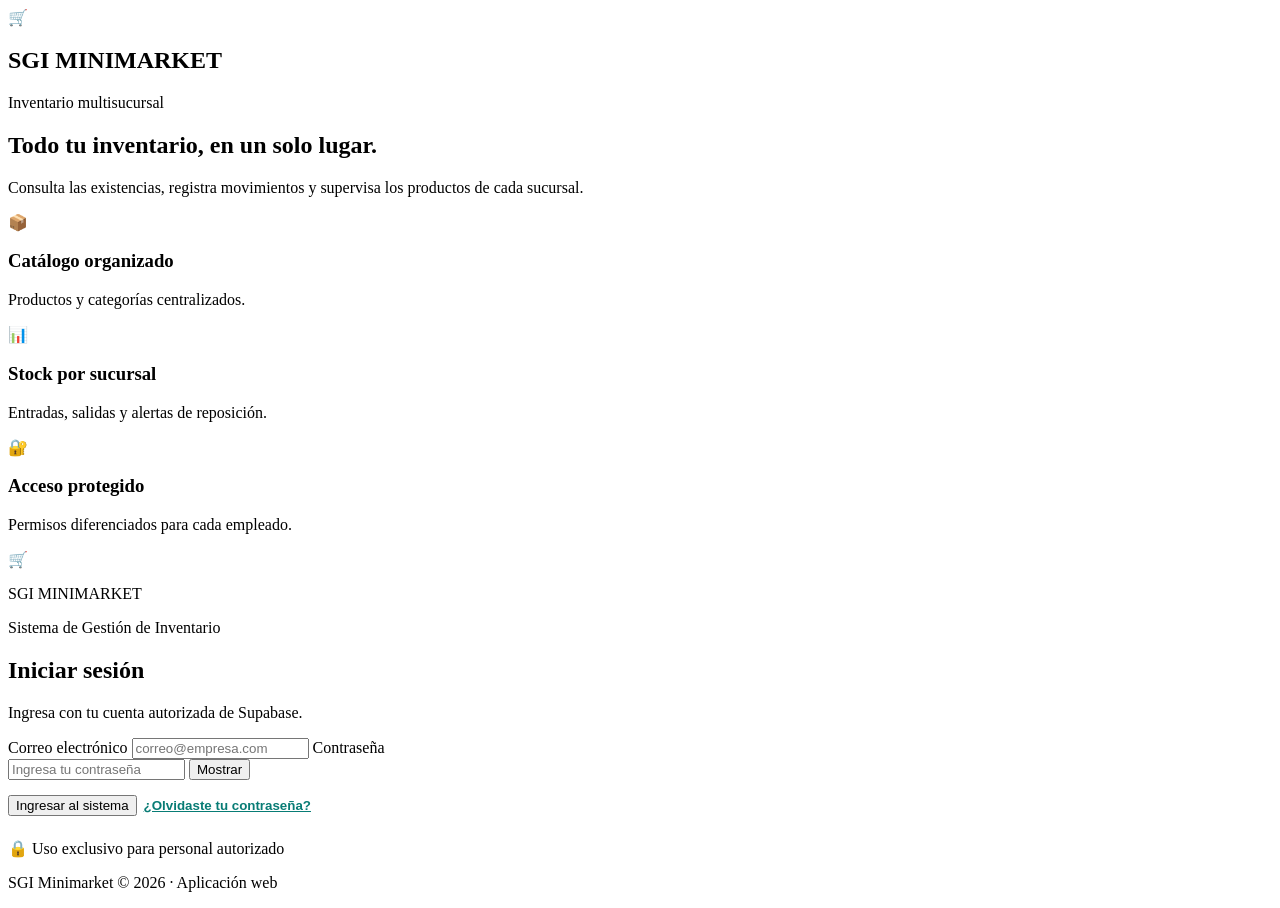
<file: index.html>
<!doctype html>
<html lang="es"><head><meta charset="utf-8"><meta name="viewport" content="width=device-width,initial-scale=1">
<title>SGI Minimarket</title>
<meta http-equiv="refresh" content="0; url=SGI_MINIMARKET/index.html">
<script>window.location.replace('./SGI_MINIMARKET/index.html' + window.location.search + window.location.hash);</script>
</head><body><p><a href="SGI_MINIMARKET/index.html">Abrir SGI Minimarket</a></p></body></html>
</file>
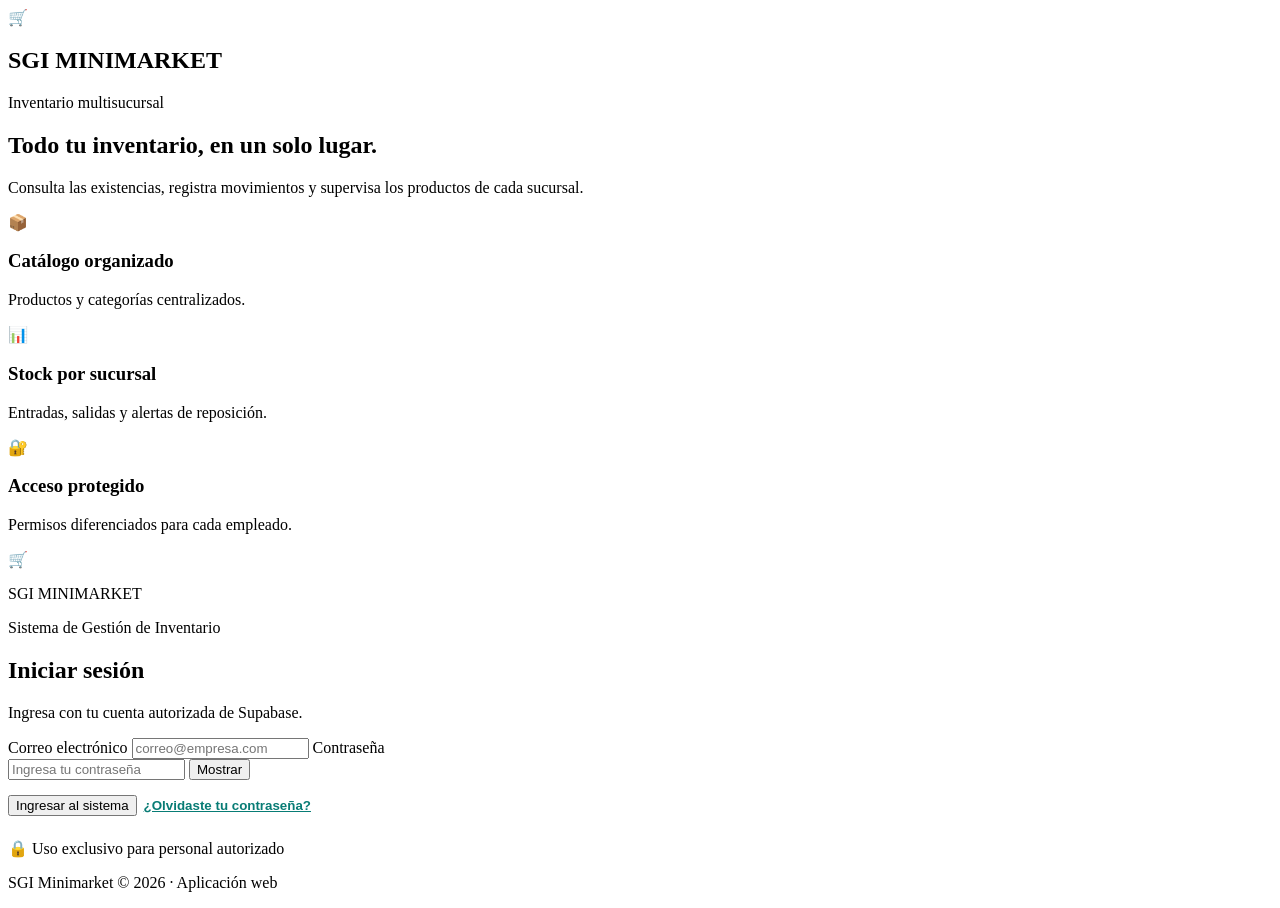
<file: SGI_MINIMARKET/index.html>
<!doctype html>
<html lang="es">
<head>
  <meta charset="utf-8">
  <meta name="viewport" content="width=device-width, initial-scale=1, viewport-fit=cover">
  <meta name="theme-color" content="#073c34">
  <meta name="description" content="Sistema de Gestión de Inventario SGI Minimarket: productos, sucursales y movimientos.">
  <link rel="manifest" href="app.webmanifest">
  <link rel="icon" type="image/png" href="icons/sgi-192.png">
  <link rel="stylesheet" href="css/style.css">
  <title>Iniciar sesión | SGI Minimarket</title>
</head>
<body class="pagina-login">
  <main class="login-layout">
    <section class="presentacion" aria-label="Sistema de Gestión de Inventario SGI Minimarket">
      <div class="presentacion-contenido">
        <div class="marca"><span class="marca-icono" aria-hidden="true">🛒</span><h1>SGI <span>MINIMARKET</span></h1></div>
        <div class="presentacion-etiqueta">Inventario multisucursal</div>
        <h2>Todo tu inventario, en un solo lugar.</h2>
        <p class="frase">Consulta las existencias, registra movimientos y supervisa los productos de cada sucursal.</p>
        <div class="funciones">
          <div class="funcion"><span aria-hidden="true">📦</span><div><h3>Catálogo organizado</h3><p>Productos y categorías centralizados.</p></div></div>
          <div class="funcion"><span aria-hidden="true">📊</span><div><h3>Stock por sucursal</h3><p>Entradas, salidas y alertas de reposición.</p></div></div>
          <div class="funcion"><span aria-hidden="true">🔐</span><div><h3>Acceso protegido</h3><p>Permisos diferenciados para cada empleado.</p></div></div>
        </div>
      </div>
    </section>
    <section class="login-container" aria-labelledby="titulo-login">
      <div class="login-interior">
        <div class="logo" aria-hidden="true">🛒</div>
        <p class="login-marca">SGI <span>MINIMARKET</span></p>
        <p class="subtitulo">Sistema de Gestión de Inventario</p>
        <h2 id="titulo-login">Iniciar sesión</h2>
        <p class="login-descripcion">Ingresa con tu cuenta autorizada de Supabase.</p>
        <form id="loginForm" autocomplete="on">
          <label for="correo">Correo electrónico</label>
          <input id="correo" name="email" type="email" placeholder="correo@empresa.com" autocomplete="username" inputmode="email" required>
          <label for="password">Contraseña</label>
          <div class="password-container">
            <input id="password" name="password" type="password" placeholder="Ingresa tu contraseña" autocomplete="current-password" required>
            <button id="mostrarPassword" type="button" class="mostrar-password" aria-label="Mostrar contraseña" aria-pressed="false">Mostrar</button>
          </div>
          <button type="submit" id="btnIngresar">Ingresar al sistema</button>
          <button type="button" class="sgi-recovery-link" id="sgi-abrir-recuperacion">¿Olvidaste tu contraseña?</button>
          <p id="mensaje" role="status" aria-live="polite"></p>
        </form>
        <form id="sgi-form-recuperar" class="sgi-recovery-form" hidden>
          <h3>Recuperar acceso</h3>
          <p>Te enviaremos un enlace al correo de tu cuenta para que establezcas una nueva contraseña.</p>
          <label for="sgi-recuperar-email">Correo electrónico</label>
          <input id="sgi-recuperar-email" type="email" maxlength="254" required autocomplete="email" placeholder="correo@empresa.com" />
          <button type="submit" id="sgi-enviar-recuperacion">Enviar enlace de recuperación</button>
          <button type="button" id="sgi-cerrar-recuperacion" class="sgi-recovery-link">Volver al inicio de sesión</button>
          <p id="sgi-recuperacion-estado" role="status" aria-live="polite"></p>
        </form>
        <div class="aviso-seguridad">🔒 Uso exclusivo para personal autorizado</div>
        <p class="pie">SGI Minimarket © 2026 · Aplicación web</p>
      </div>
    </section>
  </main>
  <link rel="stylesheet" href="css/sgi-s5.css">
  <script type="module" src="js/login.js"></script>
  <script type="module" src="js/pwa.js"></script>
</body>
</html>
</file>
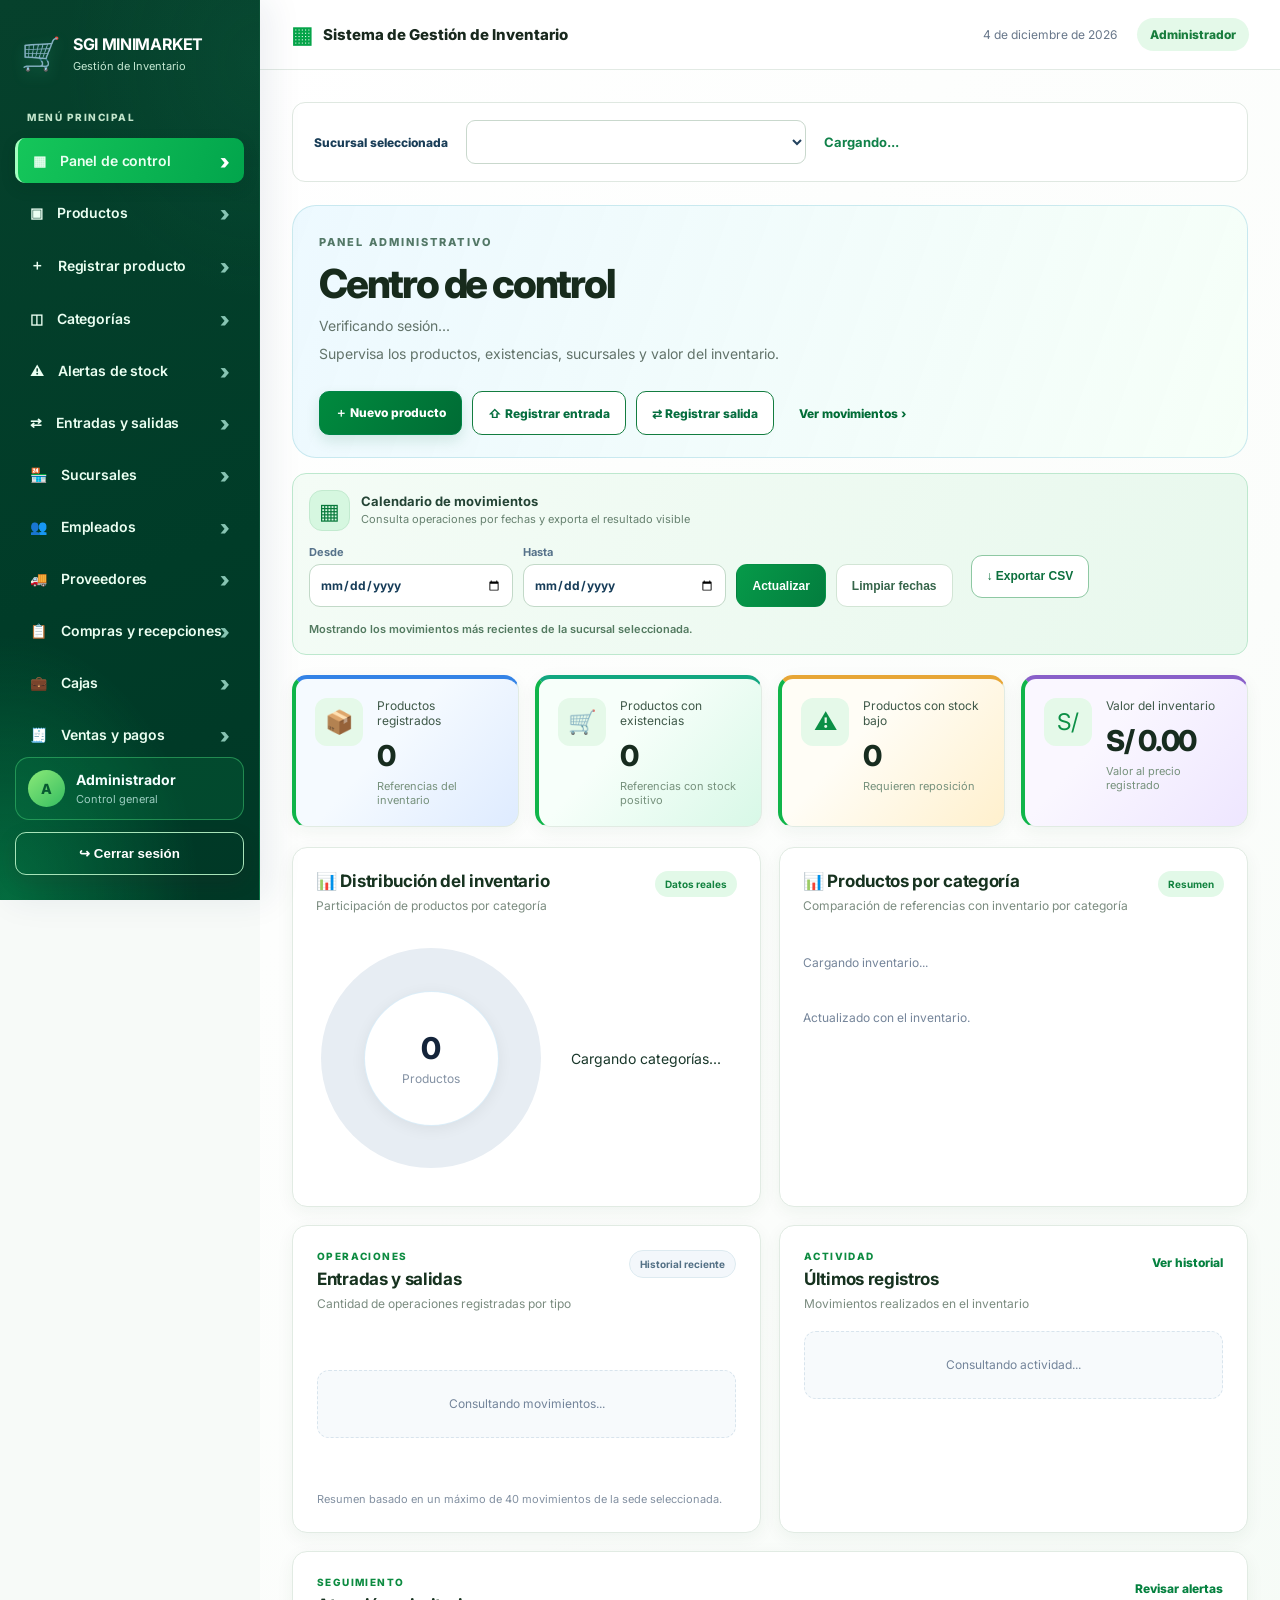
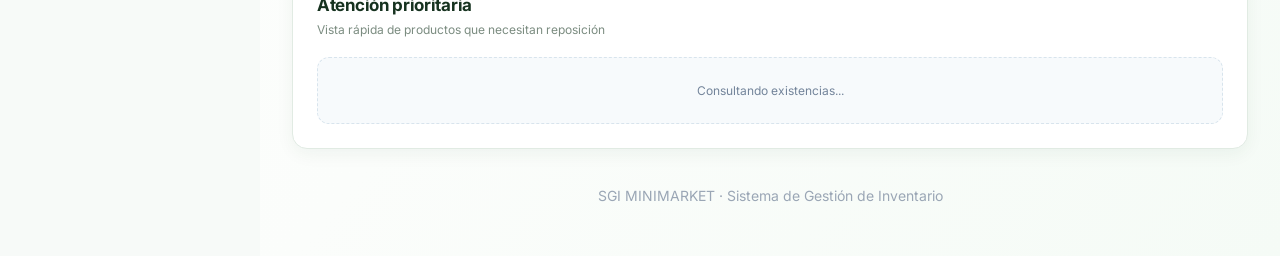
<file: administrador.html>
<!doctype html>
<html lang="es"><head><meta charset="utf-8"><meta name="viewport" content="width=device-width,initial-scale=1">
<title>SGI Minimarket</title>
<meta http-equiv="refresh" content="0; url=SGI_MINIMARKET/administrador.html">
<script>window.location.replace('./SGI_MINIMARKET/administrador.html' + window.location.search + window.location.hash);</script>
</head><body><p><a href="SGI_MINIMARKET/administrador.html">Abrir SGI Minimarket</a></p></body></html>
</file>
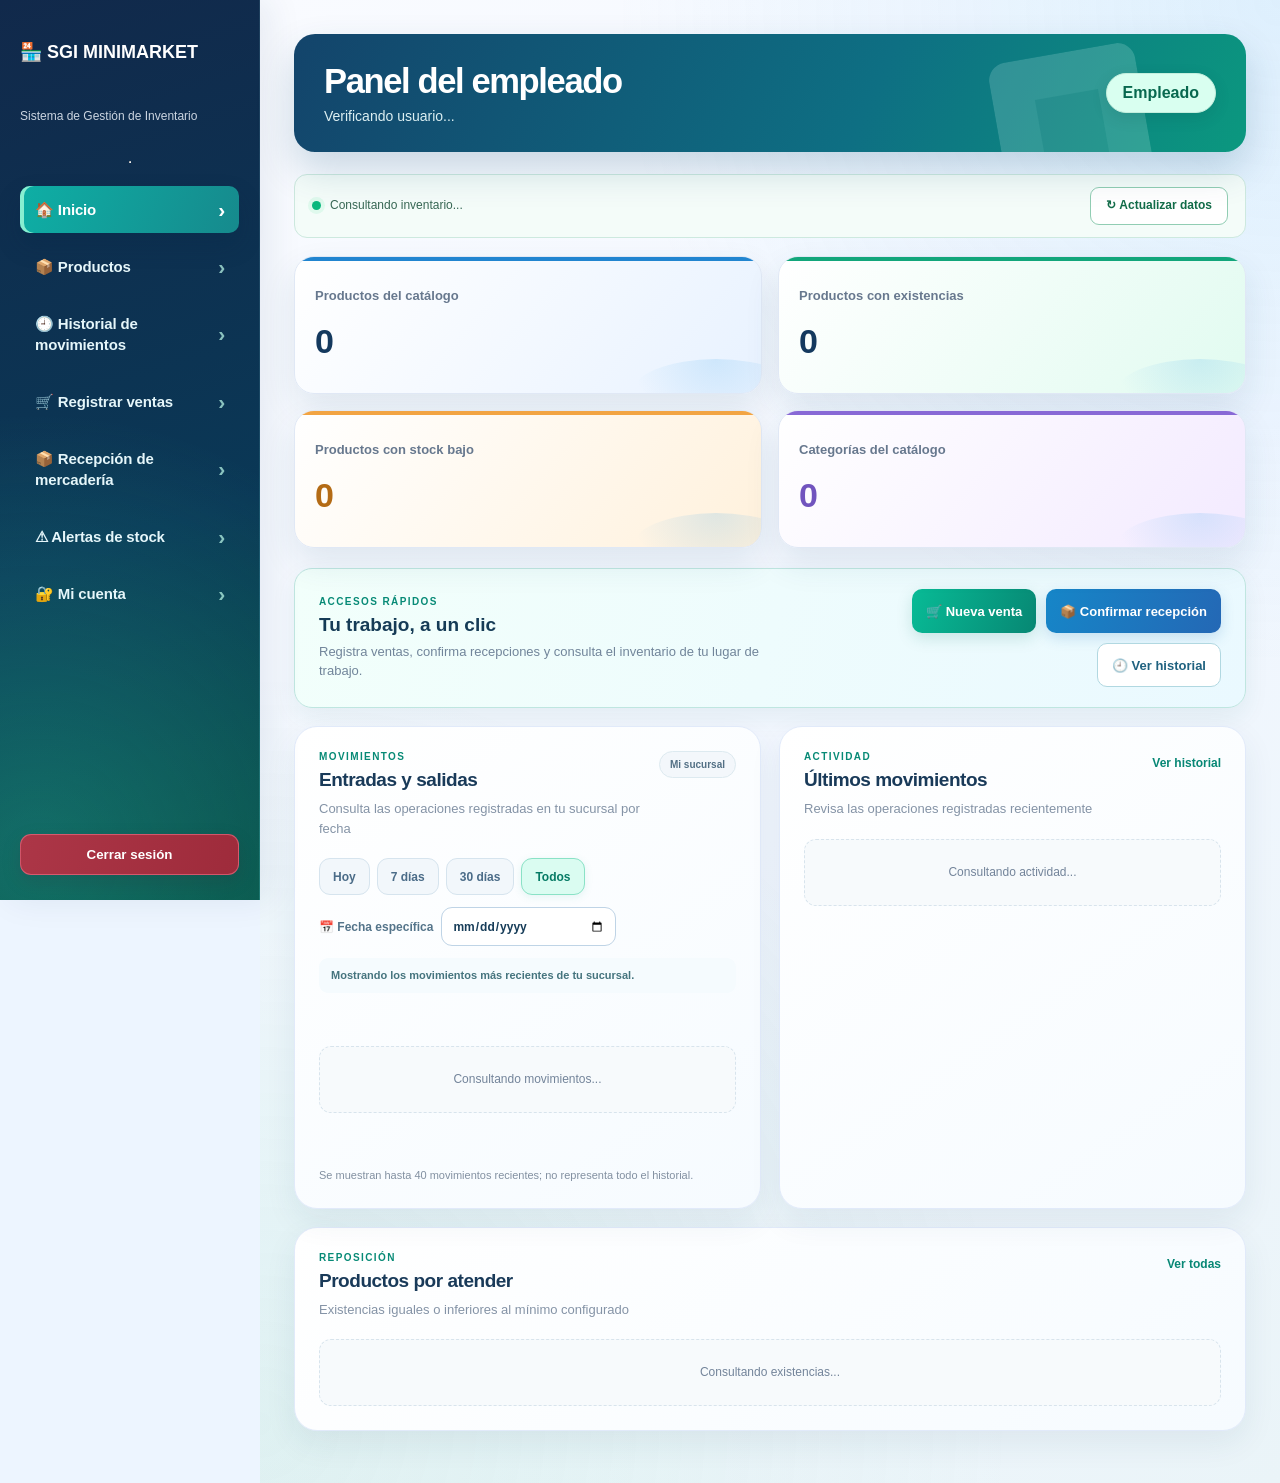
<file: empleado.html>
<!doctype html>
<html lang="es"><head><meta charset="utf-8"><meta name="viewport" content="width=device-width,initial-scale=1">
<title>SGI Minimarket</title>
<meta http-equiv="refresh" content="0; url=SGI_MINIMARKET/empleado.html">
<script>window.location.replace('./SGI_MINIMARKET/empleado.html' + window.location.search + window.location.hash);</script>
</head><body><p><a href="SGI_MINIMARKET/empleado.html">Abrir SGI Minimarket</a></p></body></html>
</file>
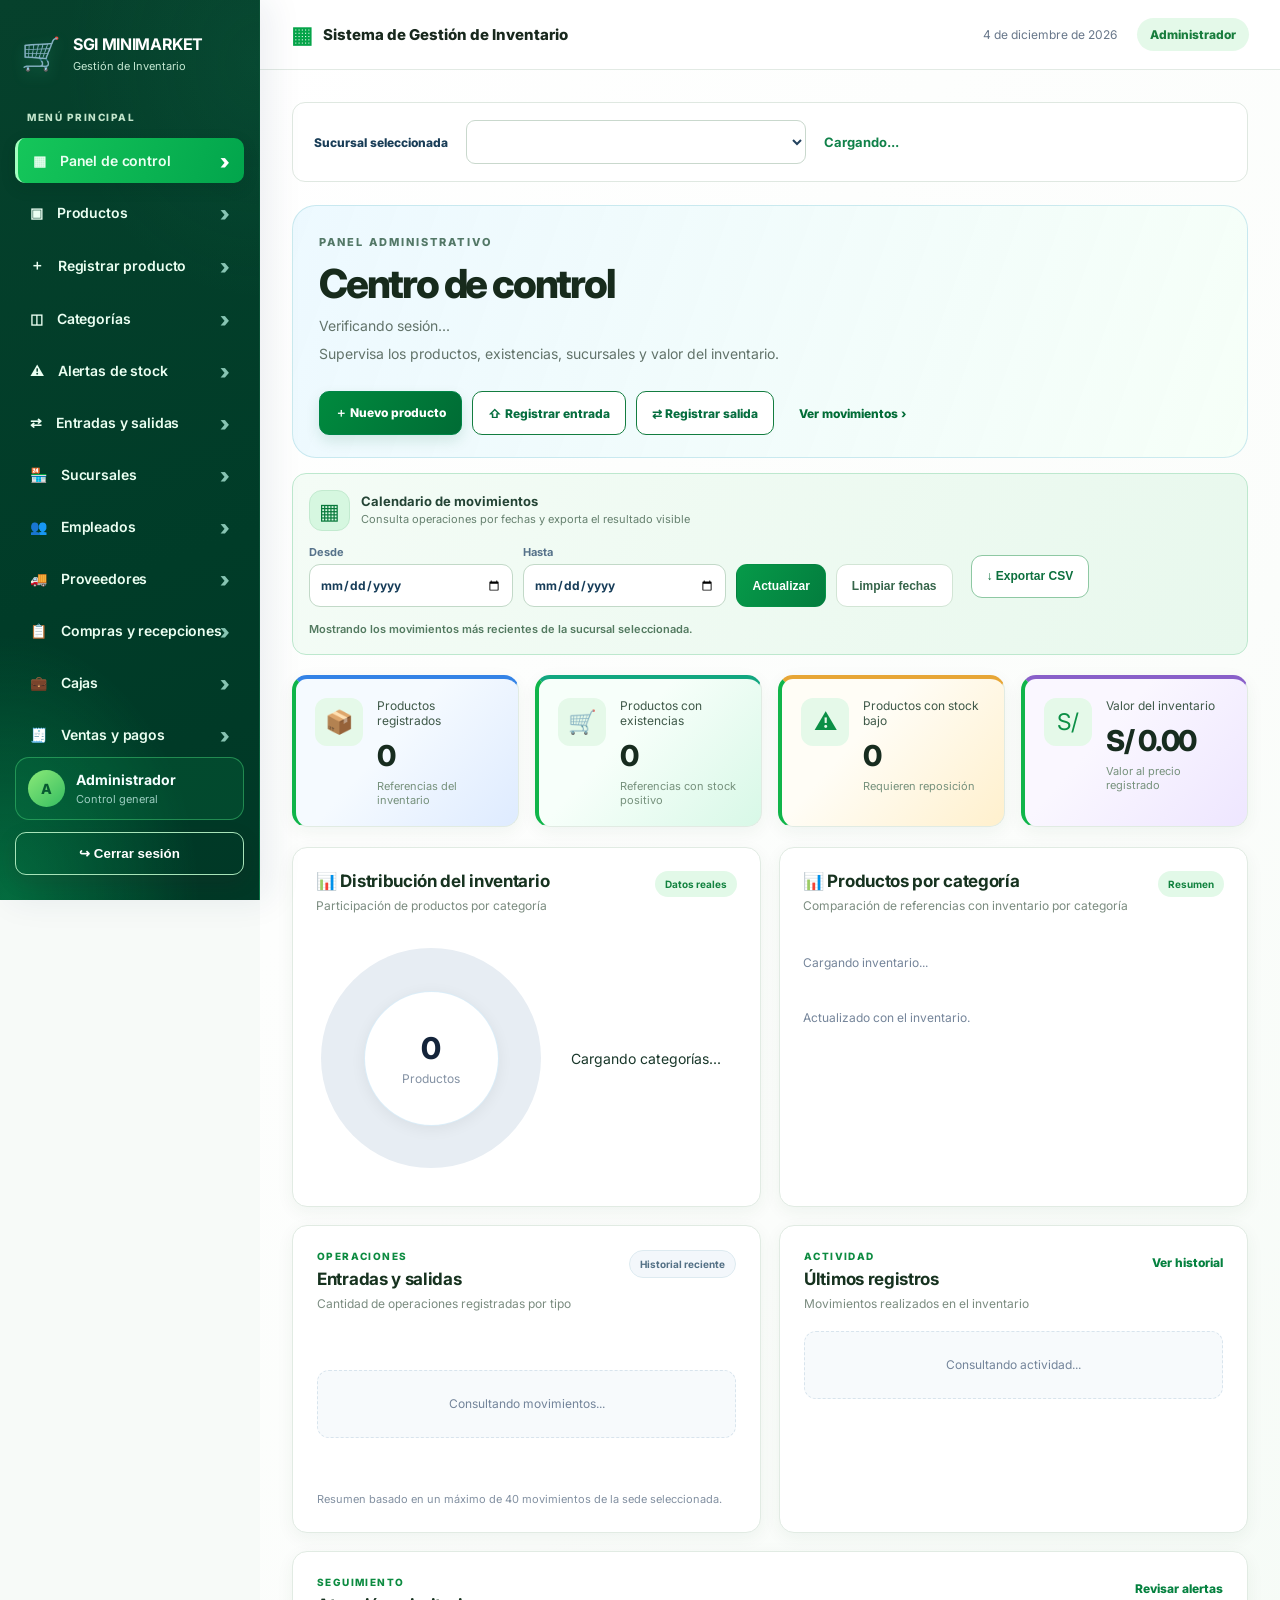
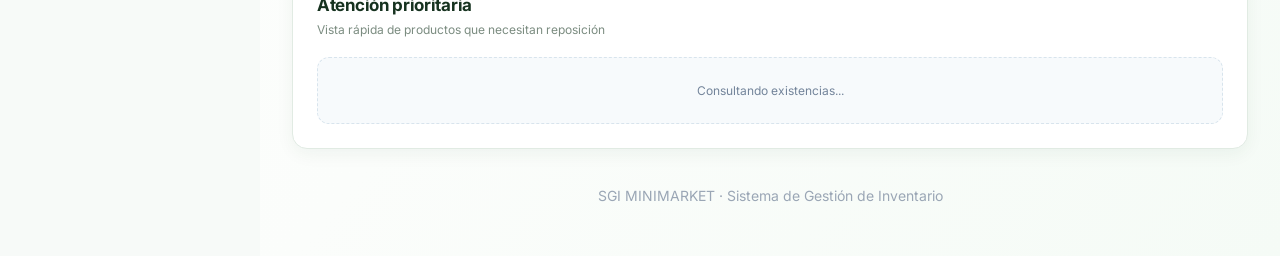
<file: SGI_MINIMARKET/administrador.html>
<!DOCTYPE html>

<html lang="es">
<head>
<meta charset="utf-8"/>
<meta content="width=device-width, initial-scale=1.0" name="viewport"/>
<title>SGI MINIMARKET | Administración</title>
<link href="css/inventario.css" rel="stylesheet"/>
<link href="css/admin-profesional.css" rel="stylesheet"/>
<link href="css/sprint4-ui.css" rel="stylesheet"/>
<link href="css/sprint4-premium.css" rel="stylesheet"/>
<link href="css/sgi-comercial.css" rel="stylesheet"/>
<link href="css/sgi-renovado.css" rel="stylesheet"/>
<link href="css/sgi-s5.css" rel="stylesheet"/>
<meta content="#073c34" name="theme-color"/><link href="app.webmanifest" rel="manifest"/><link href="icons/sgi-192.png" rel="icon"/></head>
<body class="admin-body s4-premium">
<div class="admin-layout">
<!-- MENÚ LATERAL -->
<aside class="admin-sidebar">
<div class="admin-brand">
<span class="brand-icon">🛒</span>
<div>
<strong>SGI MINIMARKET</strong>
<small>Gestión de Inventario</small>
</div>
</div>
<div class="menu-label">MENÚ PRINCIPAL</div>
<nav class="admin-nav">
<a class="active" href="#inicio">
          ▦ <span>Panel de control</span>
</a>
<a href="#productos">
          ▣ <span>Productos</span>
</a>
<a href="#registro">
          ＋ <span>Registrar producto</span>
</a>
<a href="#categorias">
          ◫ <span>Categorías</span>
</a>
<a href="#alertas">
          ⚠ <span>Alertas de stock</span>
</a>
<a href="#movimientos">⇄ <span>Entradas y salidas</span></a>
<a href="#administracion-sucursales" id="nav-sucursales">🏪 <span>Sucursales</span></a>
<a href="#empleados" id="nav-empleados">👥 <span>Empleados</span></a>
<a href="#proveedores">🚚 <span>Proveedores</span></a>
<a href="#compras">📋 <span>Compras y recepciones</span></a>
<a href="#cajas">💼 <span>Cajas</span></a>
<a href="#ventas">🧾 <span>Ventas y pagos</span></a>
</nav>
<div class="sidebar-bottom">
<div class="sidebar-user">
<div class="avatar">A</div>
<div>
<strong id="admin-sidebar-rol">Administrador</strong>
<small id="admin-sidebar-descripcion">Control general</small>
</div>
</div>
<button class="logout-btn" id="cerrar-sesion">
          ↪ Cerrar sesión
        </button>
</div>
</aside>
<!-- CONTENIDO PRINCIPAL -->
<main class="admin-main" id="inicio">
<!-- BARRA SUPERIOR -->
<header class="admin-topbar">
<div class="topbar-title">
<span class="topbar-mark">▦</span>
<span>Sistema de Gestión de Inventario</span>
</div>
<div class="topbar-right">
<span id="fecha-actual"></span>
<span class="role-badge" id="tipo-admin">Administrador</span>
</div>
</header>
<div class="admin-content">
<section class="selector-sede">
<label for="selector-sucursal">Sucursal seleccionada</label>
<select aria-label="Sucursal" id="selector-sucursal"></select>
<strong id="sucursal-actual">Cargando...</strong>
</section>
<div class="s4-route-heading" aria-live="polite"><p class="s4-overline">ESPACIO DE ADMINISTRACIÓN</p><h1 id="s4-titulo-vista">Centro de control</h1></div>
<!-- BIENVENIDA -->
<section class="welcome">
<div>
<p class="eyebrow">PANEL ADMINISTRATIVO</p>
<h1>Centro de control</h1>
<p id="nombre-usuario">
              Verificando sesión...
            </p>
<p>
              Supervisa los productos, existencias,
              sucursales y valor del inventario.
            </p>
</div>
<div class="s4-welcome-actions" aria-label="Acciones principales del administrador">
  <a class="quick-add s4-button-primary" href="#registro">＋ Nuevo producto</a>
  <a class="s4-button s4-welcome-outline" data-s4-tipo="entrada" href="#movimientos">⇧ Registrar entrada</a>
  <a class="s4-button s4-welcome-outline" data-s4-tipo="salida" href="#movimientos">⇄ Registrar salida</a>
  <a class="s4-welcome-link" href="#movimientos">Ver movimientos ›</a>
</div>
</section>
<!-- Barra de herramientas Sprint 4: selector de fechas, exportación de movimientos -->
<section class="s4-admin-toolbar" aria-label="Herramientas y calendario de movimientos">
  <div class="s4-toolbar-heading">
    <span class="s4-toolbar-icon" aria-hidden="true">▦</span>
    <div><strong>Calendario de movimientos</strong>
      <small>Consulta operaciones por fechas y exporta el resultado visible</small></div>
  </div>
  <form class="s4-calendar-form" id="s4-filtro-form">
    <label for="s4-fecha-desde">Desde
      <input id="s4-fecha-desde" name="desde" type="date" required aria-label="Fecha inicial del historial"/>
    </label>
    <label for="s4-fecha-hasta">Hasta
      <input id="s4-fecha-hasta" name="hasta" type="date" required aria-label="Fecha final del historial"/>
    </label>
    <button type="submit" class="s4-button s4-button-secondary">Actualizar</button>
    <button type="button" class="s4-button s4-button-quiet" id="s4-limpiar-filtro">Limpiar fechas</button>
  </form>
  <div class="s4-toolbar-actions">
    <button type="button" class="s4-button s4-button-outline" id="s4-exportar-movimientos">↓ Exportar CSV</button>
  </div>
  <p id="s4-filtro-estado" class="s4-calendar-status" role="status" aria-live="polite">Mostrando los movimientos más recientes de la sucursal seleccionada.</p>
</section>
<!-- ESTADÍSTICAS -->
<section class="kpi-grid">
<article class="kpi-card kpi-blue">
<div class="kpi-icon">📦</div>
<div>
<span>Productos registrados</span>
<strong id="total-productos">0</strong>
<small>Referencias del inventario</small>
</div>
</article>
<article class="kpi-card kpi-green">
<div class="kpi-icon">🛒</div>
<div>
<span>Productos con existencias</span>
<strong id="total-unidades">0</strong>
<small>Referencias con stock positivo</small>
</div>
</article>
<article class="kpi-card kpi-orange">
<div class="kpi-icon">⚠</div>
<div>
<span>Productos con stock bajo</span>
<strong id="stock-bajo">0</strong>
<small>Requieren reposición</small>
</div>
</article>
<article class="kpi-card kpi-purple">
<div class="kpi-icon">S/</div>
<div>
<span>Valor del inventario</span>
<strong id="valor-inventario">
                S/ 0.00
              </strong>
<small>Valor al precio registrado</small>
</div>
</article>
</section>
<!-- GRÁFICOS -->
<section class="charts-grid">
<!-- GRÁFICO CIRCULAR -->
<article class="admin-card">
<div class="section-heading">
<div>
<h2>📊 Distribución del inventario</h2>
<p>
                  Participación de productos por categoría
                </p>
</div>
<span class="mini-tag">
                Datos reales
              </span>
</div>
<div class="donut-layout">
<div class="donut-chart" id="grafico-dona">
<div class="donut-center">
<strong id="dona-total">0</strong>
<span>Productos</span>
</div>
</div>
<div class="donut-legend" id="leyenda-categorias">
                Cargando categorías...
              </div>
</div>
</article>
<!-- SPRINT 4: GRAFICO DE BARRAS CON DATOS REALES -->
<article class="admin-card" aria-label="Gráfico de barras de inventario por categoría">
<div class="section-heading"><div><h2>📊 Productos por categoría</h2><p>Comparación de referencias con inventario por categoría</p></div><span class="mini-tag">Resumen</span></div>
<div class="s4-bar-chart" id="s4-barras-categorias" aria-live="polite"><p class="s4-bar-vacio">Cargando inventario...</p></div>
<p class="s4-small-note" id="s4-bar-total">Actualizado con el inventario.</p>
</article>
</section>
<!-- SPRINT 4: actividad y alertas en la pantalla principal (datos reales) -->
<section class="s4-home-widgets s4-dashboard-grid" aria-label="Actividad reciente del inventario">
  <article class="admin-card s4-insight-card">
    <div class="section-heading">
      <div><p class="s4-card-kicker">OPERACIONES</p><h2>Entradas y salidas</h2>
        <p>Cantidad de operaciones registradas por tipo</p></div>
      <span class="s4-tag-neutral">Historial reciente</span>
    </div>
    <div id="s4-grafico-movimientos" class="s4-compare-chart" aria-live="polite">
      <p class="s4-empty-state">Consultando movimientos...</p>
    </div>
    <p class="s4-dashboard-note" id="s4-nota-movimientos">Resumen basado en un máximo de 40 movimientos de la sede seleccionada.</p>
  </article>
  <article class="admin-card s4-insight-card">
    <div class="section-heading">
      <div><p class="s4-card-kicker">ACTIVIDAD</p><h2>Últimos registros</h2>
        <p>Movimientos realizados en el inventario</p></div>
      <a class="s4-text-link" href="#movimientos">Ver historial</a>
    </div>
    <div id="s4-actividad-reciente" class="s4-insight-list" aria-live="polite">
      <p class="s4-empty-state">Consultando actividad...</p>
    </div>
  </article>
</section>
<section class="s4-home-widgets" aria-label="Estado de reposición">
  <article class="admin-card s4-insight-card">
    <div class="section-heading">
      <div><p class="s4-card-kicker">SEGUIMIENTO</p><h2>Atención prioritaria</h2>
        <p>Vista rápida de productos que necesitan reposición</p></div>
      <a class="s4-text-link" href="#alertas">Revisar alertas</a>
    </div>
    <div id="s4-alertas-resumen" class="s4-insight-list" aria-live="polite">
      <p class="s4-empty-state">Consultando existencias...</p>
    </div>
  </article>
</section>
<!-- ALERTAS DE REPOSICIÓN -->
<section class="admin-card" id="alertas">
<div class="section-heading">
<div>
<h2>⚠ Alertas de reposición</h2>
<p>
                Productos que alcanzaron su stock mínimo
                o se encuentran agotados
              </p>
</div>
<span class="alert-counter" id="contador-alertas">
              0 alertas
            </span>
</div>
<div class="alerts-list" id="lista-alertas">
            Cargando alertas...
          </div>
</section>
<!-- GESTIÓN DE PRODUCTOS -->
<section class="admin-card" id="productos">
<div class="section-heading">
<div>
<h2>📦 Gestión de productos</h2>
<p>
                Consulta, edita y administra
                los productos del minimarket
              </p>
</div>
<a class="section-link" href="#registro">
              ＋ Registrar
            </a>
</div>
<input class="admin-search" id="buscar" placeholder="Buscar por código, nombre o categoría..." type="search"/>
<div class="table-scroll">
<table class="admin-table">
<thead>
<tr>
<th>Código</th>
<th>Producto</th>
<th>Categoría</th>
<th>Unidad</th>
<th>Precio</th>
<th>Sucursal</th>
<th>Stock</th>
<th>Estado</th>
<th>Acciones</th>
</tr>
</thead>
<tbody id="tabla-productos">
</tbody>
</table>
</div>
</section>
<!-- REGISTRAR PRODUCTOS -->
<section class="admin-card" id="registro">
<div class="section-heading">
<div>
<h2 id="titulo-formulario">
                Registrar producto
              </h2>
<p>
                Catálogo general; el stock inicial se guarda solo en la sucursal seleccionada
              </p>
</div>
</div>
<form class="admin-form" id="formulario-producto">
<label>
              Código del producto
              <input id="codigo" maxlength="30" placeholder="Se genera automáticamente" readonly/>
</label>
<label>
              Nombre del producto
              <input id="nombre" maxlength="120" placeholder="Ej.: Leche Gloria 1 L" required=""/>
</label>
<label>
              Categoría
              <select id="categoria" required=""><option value="">Seleccionar categoría</option></select>
</label>
<label class="sgi-unit-field">
              Unidad de medida
              <select id="unidad-medida" required>
                <option value="UND">Unidad (UND)</option>
                <option value="KG">Kilogramo (KG)</option>
                <option value="G">Gramo (G)</option>
                <option value="L">Litro (L)</option>
                <option value="PAQ">Paquete (PAQ)</option>
                <option value="CJA">Caja (CJA)</option>
              </select>
              <small>La cantidad en stock utiliza esta unidad.</small>
</label>
<label>
              Precio (S/)
              <input id="precio" min="0" required="" step="0.01" type="number"/>
</label>
<label>
              Stock inicial de la sucursal seleccionada
              <input id="stock" min="0" required="" step="1" type="number"/>
</label>
<label>
              Stock mínimo para reposición
              <input id="stock-minimo" min="0" required="" step="1" type="number" value="5"/>
</label>
<div class="form-actions">
<button class="save-btn" id="guardar-producto" type="submit">
                Guardar producto
              </button>
<button class="cancel-btn" hidden="" id="cancelar-edicion" type="button">
                Cancelar edición
              </button>
</div>
</form>
<p class="form-message" id="mensaje-producto" role="status"></p>
</section>
<!-- SPRINT 2: movimientos atómicos por sucursal -->
<section class="admin-card" id="movimientos">
<div class="section-heading"><div><h2>⇄ Entradas y salidas de inventario</h2>
<p>Selecciona una sede concreta. Los movimientos actualizan el stock y guardan historial.</p>
</div></div>
<form class="admin-form" id="formulario-movimiento">
<label>Producto existente<select id="movimiento-producto" required=""></select></label>
<label>Tipo<select id="movimiento-tipo" required="">
<option value="entrada">Entrada</option><option value="salida">Salida</option>
</select></label>
<label>Cantidad<input id="movimiento-cantidad" min="1" required="" step="1" type="number"/></label>
<label class="campo-ancho">Motivo (opcional)<input id="movimiento-motivo" maxlength="200" placeholder="Recepción, devolución, merma..."/></label>
<div class="form-actions"><button class="save-btn" type="submit">Registrar movimiento</button></div>
</form>
<p class="form-message" id="mensaje-movimiento" role="status"></p>
<button type="button" class="s4-ver-boleta-ultima" id="s4-boleta-ultima" hidden>🧾 Ver boleta del último movimiento</button>
<h3 id="s4-historial-titulo">Últimos 40 movimientos</h3>
<p id="s4-resumen-consulta" class="s4-dashboard-note" role="status">Consultando movimientos...</p>
<div class="table-scroll"><table class="admin-table"><thead><tr>
<th>Fecha</th><th>Sucursal</th><th>Producto</th><th>Tipo</th><th>Cantidad</th><th>Stock</th><th>Motivo</th><th>Boleta interna</th>
</tr></thead><tbody id="tabla-movimientos"></tbody></table></div>
</section>
<!-- Configuración de sedes -->
<section class="admin-card sgi-sedes" hidden id="administracion-sucursales">
  <div class="section-heading"><div><p class="sgi-section-eyebrow">ESTABLECIMIENTOS</p>
    <h2>🏪 Sucursales del minimarket</h2>
    <p>Organiza los puntos de atención y consulta las sedes disponibles.</p></div></div>
  <form class="admin-form" id="formulario-sucursal">
    <label>Código<input id="sucursal-codigo" maxlength="20" placeholder="LIMA03" required/></label>
    <label>Nombre<input id="sucursal-nombre" maxlength="120" placeholder="Sucursal Central" required/></label>
    <label>Dirección<input id="sucursal-direccion" maxlength="250" placeholder="Dirección de la sucursal"/></label>
    <div class="form-actions"><button class="save-btn" type="submit">＋ Agregar sucursal</button></div>
  </form>
  <p class="form-message" id="mensaje-sucursales" role="status" aria-live="polite"></p>
  <div class="table-scroll"><table class="admin-table"><thead><tr>
  <th>Código</th><th>Sucursal</th><th>Dirección</th><th>Estado</th>
  </tr></thead><tbody id="tabla-sucursales"></tbody></table></div>
</section>

<!-- Personal de cada sucursal. La creación de identidades se ejecuta en Supabase. -->
<section class="admin-card sgi-personal" id="empleados" hidden>
  <div class="sgi-staff-hero">
    <div><p class="sgi-section-eyebrow">EQUIPO DE TRABAJO</p><h2>👥 Gestión de empleados</h2>
      <p>Registra nuevos colaboradores, asigna su lugar de trabajo y administra sus accesos.</p></div>
    <span class="sgi-staff-icon" aria-hidden="true">👤</span>
  </div>
  <div class="sgi-staff-stats">
    <div><span>Empleados registrados</span><strong id="sgi-empleados-total">0</strong></div>
    <div><span>Empleados activos</span><strong id="sgi-empleados-activos">0</strong></div>
    <div><span>Sucursales activas</span><strong id="sgi-empleados-sedes">0</strong></div>
  </div>
  <div class="sgi-staff-forms">
    <article class="sgi-staff-form-card">
      <div class="sgi-card-heading"><span>✉️</span><div><h3>Agregar empleado</h3><p>Crea su cuenta, establece una contraseña inicial y asigna su sucursal de trabajo.</p></div></div>
      <form id="sgi-form-empleado" class="sgi-staff-form">
        <label>Nombre completo<input id="sgi-empleado-nombre" name="nombre" autocomplete="name" maxlength="120" minlength="2" placeholder="Nombres y apellidos" required /></label>
        <label>Correo electrónico<input id="sgi-empleado-correo" name="correo" autocomplete="off" maxlength="254" type="email" placeholder="empleado@correo.com" required /></label>
        <label>Sucursal asignada<select id="sgi-empleado-sucursal" name="sucursal" required><option value="">Seleccionar sucursal</option></select></label>
        <label>Contraseña inicial
          <input id="sgi-empleado-clave" name="clave" type="password" autocomplete="new-password" minlength="12" maxlength="128" required placeholder="Mínimo 12 caracteres" />
        </label>
        <label>Confirmar contraseña
          <input id="sgi-empleado-confirmar-clave" name="confirmar_clave" type="password" autocomplete="new-password" minlength="12" maxlength="128" required />
        </label>
        <p class="sgi-help">El administrador establece la contraseña inicial. El empleado podrá cambiarla desde su cuenta o recuperarla por correo. No la envíes por mensajes sin protección.</p>
        <button type="submit" class="sgi-action sgi-staff-action">＋ Crear cuenta de empleado</button>
      </form>
      <p id="sgi-empleado-estado" class="form-message" role="status" aria-live="polite"></p>
    </article>
    <article class="sgi-staff-form-card">
      <div class="sgi-card-heading"><span>🏪</span><div><h3>Asignar sucursal</h3><p>Modifica la sede de trabajo de un empleado existente.</p></div></div>
      <form id="formulario-asignacion" class="sgi-staff-form">
        <label>Empleado<select id="asignacion-usuario" required><option value="">Seleccionar empleado</option></select></label>
        <label>Sucursal<select id="asignacion-sucursal" required><option value="">Seleccionar sucursal</option></select></label>
        <button type="submit" class="sgi-action sgi-staff-action">Guardar asignación</button>
      </form>
      <p id="sgi-asignacion-estado" class="form-message" role="status" aria-live="polite"></p>
    </article>
  </div>
  <article class="sgi-staff-edit-panel" id="sgi-editar-empleado-panel" hidden aria-labelledby="sgi-editar-empleado-titulo">
    <div class="sgi-staff-edit-header">
      <div class="sgi-card-heading"><span>✏️</span><div>
        <h3 id="sgi-editar-empleado-titulo">Editar empleado</h3>
        <p>Modifica sus datos, la sucursal asignada o el estado de acceso.</p>
      </div></div>
      <button type="button" id="sgi-editar-empleado-cerrar" class="sgi-staff-edit-close" aria-label="Cerrar edición">✕</button>
    </div>
    <form id="sgi-form-editar-empleado" class="sgi-staff-edit-grid">
      <input type="hidden" id="sgi-editar-empleado-id" />
      <label>Nombre completo
        <input type="text" id="sgi-editar-empleado-nombre" maxlength="120" minlength="2" required autocomplete="off" />
      </label>
      <label>Sucursal asignada
        <select id="sgi-editar-empleado-sucursal" required><option value="">Seleccionar sucursal</option></select>
      </label>
      <label>Estado de acceso
        <select id="sgi-editar-empleado-activo" required>
          <option value="true">Activo</option>
          <option value="false">Inactivo</option>
        </select>
      </label>
      <div class="sgi-staff-edit-actions">
        <button type="button" id="sgi-editar-empleado-cancelar" class="sgi-staff-cancel">Cancelar</button>
        <button type="submit" class="sgi-action sgi-staff-save">Guardar cambios</button>
      </div>
    </form>
    <p class="form-message" id="sgi-editar-empleado-estado" role="status" aria-live="polite"></p>
    <div class="sgi-staff-password-panel">
      <div class="sgi-card-heading"><span>🔐</span><div><h3>Actualizar contraseña del empleado</h3>
        <p>Utilízalo únicamente cuando el empleado solicite ayuda. Esta operación es independiente de sus datos personales.</p></div></div>
      <form id="sgi-form-clave-empleado" class="sgi-staff-form">
        <label>Nueva contraseña
          <input id="sgi-editar-clave" type="password" autocomplete="new-password" minlength="12" maxlength="128" placeholder="Mínimo 12 caracteres" required />
        </label>
        <label>Confirmar nueva contraseña
          <input id="sgi-confirmar-clave" type="password" autocomplete="new-password" minlength="12" maxlength="128" required />
        </label>
        <button type="submit" class="sgi-action">Actualizar contraseña</button>
      </form>
      <p id="sgi-clave-estado" class="form-message" role="status" aria-live="polite"></p>
    </div>
  </article>
  <div class="sgi-staff-table-title"><div><h3>Directorio de empleados</h3><p>Personal vinculado a las sucursales del minimarket.</p></div>
    <button id="sgi-empleados-actualizar" type="button" class="sgi-staff-refresh">↻ Actualizar</button></div>
  <div class="table-scroll"><table class="admin-table sgi-staff-table"><thead><tr>
    <th>Colaborador</th><th>Sucursal</th><th>Rol</th><th>Estado</th><th>Acciones</th>
  </tr></thead><tbody id="sgi-empleados-tabla"><tr><td colspan="5">Cargando empleados...</td></tr></tbody></table></div>
  <p class="form-message" id="sgi-empleados-listado-estado" role="status" aria-live="polite"></p>
</section>
<section class="admin-card sgi-comercial" id="proveedores">
  <div class="section-heading"><div><h2>🚚 Proveedores</h2>
    <p>Registra nuevos proveedores y edita sus datos de contacto o estado.</p></div></div>
  <form id="sgi-form-proveedor" class="sgi-form-grid">
    <input type="hidden" id="sgi-prov-editar-id" />
    <label>RUC (11 dígitos)<input id="sgi-prov-ruc" maxlength="11" pattern="[0-9]{11}" required autocomplete="off"></label>
    <label>Razón social<input id="sgi-prov-razon" maxlength="150" required></label>
    <label>Contacto<input id="sgi-prov-contacto" maxlength="120"></label>
    <label>Teléfono<input id="sgi-prov-telefono" maxlength="40"></label>
    <label>Correo<input id="sgi-prov-correo" type="email" maxlength="120"></label>
    <label>Dirección<input id="sgi-prov-direccion" maxlength="250"></label>
    <label>Estado del proveedor<select id="sgi-prov-activo"><option value="true">Activo</option><option value="false">Inactivo</option></select></label>
    <div class="sgi-actions sgi-form-wide">
      <button id="sgi-prov-guardar" class="sgi-action" type="submit">Guardar proveedor</button>
      <button id="sgi-prov-cancelar" class="sgi-action sgi-secondary" type="button" hidden>Cancelar edición</button>
    </div>
  </form>
  <p id="sgi-prov-estado" role="status" class="sgi-estado"></p>
  <div class="table-scroll"><table class="admin-table"><thead><tr>
    <th>RUC</th><th>Razón social</th><th>Contacto</th><th>Estado</th><th>Acciones</th>
  </tr></thead><tbody id="sgi-prov-lista"></tbody></table></div>
</section>

<section class="admin-card sgi-comercial" id="compras">
  <div class="section-heading"><div><h2>📋 Compras a proveedores</h2>
    <p>El administrador registra pedidos; el inventario no aumenta hasta confirmar su recepción.</p></div></div>
  <form id="sgi-form-compra" class="sgi-form-grid">
    <label>Proveedor<select id="sgi-compra-proveedor" required><option value="">Seleccionar proveedor</option></select></label>
    <label>Producto<select id="sgi-compra-producto"><option value="">Seleccionar producto</option></select></label>
    <label>Cantidad<input id="sgi-compra-cantidad" type="number" min="1" max="1000000" step="1" value="1"></label>
    <label>Costo unitario (S/)<input id="sgi-compra-costo" type="number" min="0" max="99999999" step="0.01" value="0"></label>
    <button type="button" class="sgi-action sgi-secondary" id="sgi-agregar-producto">＋ Agregar producto</button>
    <label class="sgi-form-wide">Observaciones<input id="sgi-compra-notas" maxlength="500" placeholder="Opcional"></label>
    <div class="sgi-form-wide table-scroll"><table class="admin-table"><thead><tr>
      <th>Producto</th><th>Cantidad</th><th>Costo</th><th>Subtotal</th><th></th>
    </tr></thead><tbody id="sgi-compra-carrito"></tbody></table></div>
    <strong id="sgi-compra-total" class="sgi-total">Total: S/ 0.00</strong>
    <button type="submit" class="sgi-action">Registrar orden en la sucursal seleccionada</button>
  </form>
  <p id="sgi-compra-estado" role="status" class="sgi-estado"></p>
  <h3>Órdenes registradas</h3>
  <div class="table-scroll"><table class="admin-table"><thead><tr>
    <th>N.º</th><th>Sucursal</th><th>Proveedor</th><th>Fecha</th><th>Total</th><th>Faltantes</th><th>Recepción</th><th>Acción</th>
  </tr></thead><tbody id="sgi-compras-lista"></tbody></table></div>
  <div id="sgi-panel-recepcion" class="sgi-recepcion" hidden>
    <h3 id="sgi-recepcion-titulo">Comprobar entrega</h3>
    <p>Ingresa las unidades buenas y dañadas que realmente llegaron. Las unidades restantes quedarán pendientes.</p>
    <form id="sgi-form-recepcion">
      <div class="table-scroll"><table class="admin-table"><thead><tr>
        <th>Producto</th><th>Costo unit.</th><th>Pedido</th><th>Ya recibido</th><th>Pendiente</th><th>Bueno</th><th>Dañado</th>
      </tr></thead><tbody id="sgi-recepcion-detalles"></tbody></table></div>
      <label class="sgi-notas">Observaciones de la entrega<input id="sgi-recepcion-notas" maxlength="500" placeholder="Ej. faltantes, daños, guía del proveedor"></label>
      <div class="sgi-actions"><button type="submit" class="sgi-action">Confirmar entrega</button>
        <button type="button" id="sgi-recepcion-cancelar" class="sgi-action sgi-secondary">Cancelar</button></div>
    </form>    <p class="sgi-estado" id="sgi-recepcion-estado" role="status"></p>
  </div>
</section>

<section class="admin-card sgi-comercial" id="cajas">
  <div class="section-heading"><div><h2>💼 Cajas por sucursal</h2>
    <p>Caja 01, Caja 02 y las que necesites agregar. Un punto de caja es distinto de un turno.</p></div></div>
  <form class="sgi-form-grid" id="sgi-form-caja">
    <label>Código<input id="sgi-caja-codigo" required maxlength="8" placeholder="CAJA03" pattern="CAJA[0-9]{2,4}"></label>
    <label>Nombre<input id="sgi-caja-nombre" required maxlength="60" placeholder="Caja 03"></label>
    <button type="submit" class="sgi-action">Agregar caja a la sucursal</button>
  </form>
  <p id="sgi-cajas-estado" class="sgi-estado" role="status"></p>
  <h3>Puntos de caja</h3>
  <div class="table-scroll"><table class="admin-table"><thead><tr>
    <th>Sucursal</th><th>Código</th><th>Nombre</th><th>Activo</th>
  </tr></thead><tbody id="sgi-cajas-lista"></tbody></table></div>
  <h3>Últimos turnos de caja (consulta)</h3>
  <div class="table-scroll"><table class="admin-table"><thead><tr>
    <th>Turno</th><th>Fecha</th><th>Sucursal</th><th>Caja</th><th>Monto inicial</th><th>Estado</th>
  </tr></thead><tbody id="sgi-turnos-lista"></tbody></table></div>
  <p class="sgi-aviso"></p>
</section>

<section class="admin-card sgi-comercial" id="ventas">
  <div class="section-heading"><div><h2>🧾 Ventas, pagos y comprobantes</h2>
    <p>Consulta las ventas, los pagos y sus detalles por sucursal.</p></div></div>
  <div class="table-scroll"><table class="admin-table"><thead><tr>
    <th>N.º</th><th>Fecha</th><th>Sucursal</th><th>Total</th><th>Estado</th><th>Pagos confirmados</th><th>Comprobante</th><th>Detalle</th>
  </tr></thead><tbody id="sgi-ventas-lista"></tbody></table></div>
  <div id="sgi-panel-venta" class="sgi-recepcion" hidden>
    <h3 id="sgi-venta-titulo">Detalle de venta</h3>
    <h4>Productos vendidos</h4>
    <div class="table-scroll"><table class="admin-table"><thead><tr>
      <th>Producto</th><th>Cantidad</th><th>Precio unitario</th><th>Subtotal</th>
    </tr></thead><tbody id="sgi-venta-detalles"></tbody></table></div>
    <h4>Pagos y vouchers asociados</h4>
    <div class="table-scroll"><table class="admin-table"><thead><tr>
      <th>Forma de pago</th><th>Monto</th><th>Estado</th><th>Operación voucher</th>
    </tr></thead><tbody id="sgi-venta-pagos"></tbody></table></div>
    <p class="sgi-aviso" id="sgi-venta-comprobante"></p>
    <button id="sgi-venta-cerrar" type="button" class="sgi-action sgi-secondary">Cerrar detalle</button>
  </div>
  <p id="sgi-ventas-estado" class="sgi-estado" role="status"></p>
  <p class="sgi-aviso"></p>
</section>
<!-- RESUMEN DE CATEGORÍAS -->
<section class="admin-card" id="categorias">
<div class="section-heading">
<div>
<h2>📋 Resumen por categoría</h2>
<p>
                Cantidad de productos y existencias
                por categoría
              </p>
</div>
</div>
<div class="category-summary" id="resumen-categorias"></div>
</section>
<!-- PIE DE PÁGINA -->
<footer class="admin-footer">
          SGI MINIMARKET · Sistema de Gestión de Inventario
        </footer>
</div>
</main>
</div>
<!-- ARCHIVOS JAVASCRIPT -->
<script src="js/administrador.js" type="module"></script>
<script src="js/empleados.js" type="module"></script>
<script src="js/comercial.js" type="module"></script>
<script src="js/admin-panel.js" type="module"></script>
<script src="js/pwa.js" type="module"></script>
<script src="js/sprint4-navegacion.js" defer></script>
<script src="js/sprint4-graficos.js" defer></script>
<script src="js/sprint4-dashboard.js" defer></script>
<!-- Sprint 4: boleta de movimiento de inventario. No es comprobante de venta. -->
<dialog id="s4-boleta-dialog" class="s4-boleta-dialog" aria-labelledby="s4-boleta-titulo">
  <article class="s4-boleta-hoja">
    <header class="s4-boleta-encabezado">
      <div class="s4-boleta-logo" aria-hidden="true">▦</div>
      <div><strong class="s4-boleta-marca">SGI MINIMARKET</strong>
        <p>Gestión de inventario</p></div>
    </header>
    <h2 id="s4-boleta-titulo">Comprobante interno de inventario</h2>
    <p class="s4-boleta-aviso">Documento interno de control. No es una boleta de venta ni comprobante tributario SUNAT.</p>
    <dl class="s4-boleta-datos">
      <div><dt>N.º de movimiento</dt><dd id="s4-boleta-numero">—</dd></div>
      <div><dt>Fecha y hora</dt><dd id="s4-boleta-fecha">—</dd></div>
      <div><dt>Sucursal</dt><dd id="s4-boleta-sucursal">—</dd></div>
      <div><dt>Operación</dt><dd id="s4-boleta-tipo" class="s4-boleta-tipo">—</dd></div>
    </dl>
    <div class="s4-boleta-producto">
      <span>Producto</span>
      <strong id="s4-boleta-producto">—</strong>
      <small>Código: <span id="s4-boleta-codigo">—</span></small>
    </div>
    <dl class="s4-boleta-datos s4-boleta-cantidades">
      <div><dt>Cantidad registrada</dt><dd id="s4-boleta-cantidad">—</dd></div>
      <div><dt>Stock anterior</dt><dd id="s4-boleta-anterior">—</dd></div>
      <div class="s4-boleta-nuevo"><dt>Stock nuevo</dt><dd id="s4-boleta-nuevo">—</dd></div>
      <div><dt>Motivo</dt><dd id="s4-boleta-motivo">—</dd></div>
    </dl>
    <p class="s4-boleta-pie">Emitido por SGI MINIMARKET a partir del movimiento registrado en Supabase.</p>
    <div class="s4-boleta-botones">
      <button type="button" id="s4-boleta-imprimir" class="s4-boleta-boton-principal">🖨 Imprimir / Guardar PDF</button>
      <button type="button" id="s4-boleta-cerrar" class="s4-boleta-boton-secundario">Cerrar</button>
    </div>
  </article>
</dialog>
<script src="js/sprint4-calendario.js" defer></script>
<script src="js/sprint4-boleta.js" defer></script></body>
</html>
</file>
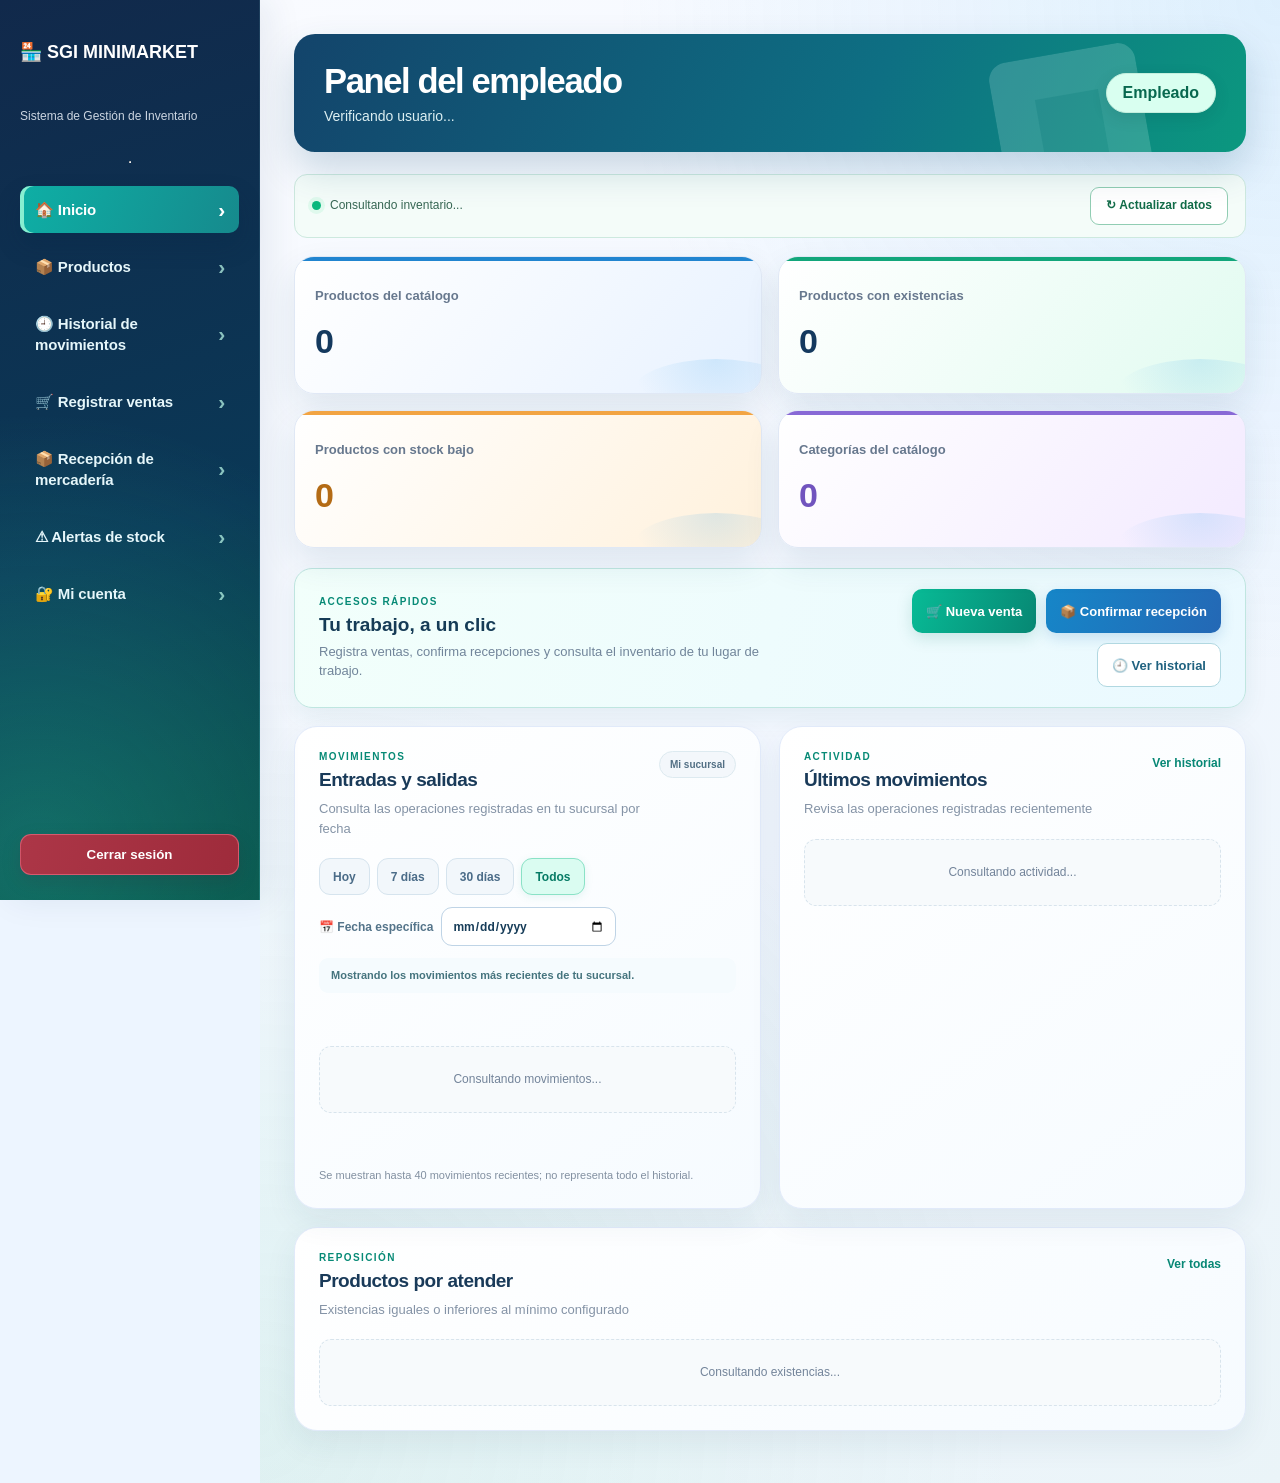
<file: SGI_MINIMARKET/empleado.html>
<!DOCTYPE html>

<html lang="es">
<head>
<meta charset="utf-8"/>
<meta content="width=device-width, initial-scale=1.0" name="viewport"/>
<title>Empleado | SGI MINIMARKET</title>
<link href="css/inventario.css" rel="stylesheet"/>
<link href="css/sprint4-ui.css" rel="stylesheet"/>
<link href="css/sprint4-premium.css" rel="stylesheet"/>
<link href="css/sgi-comercial.css" rel="stylesheet"/>
<link href="css/sgi-renovado.css" rel="stylesheet"/>
<link href="css/sgi-s5.css" rel="stylesheet"/>
<meta content="#073c34" name="theme-color"/><link href="app.webmanifest" rel="manifest"/><link href="icons/sgi-192.png" rel="icon"/></head>
<body class="empleado-body s4-premium">
<div class="aplicacion">
<aside class="menu-lateral">
<h2>🏪 SGI MINIMARKET</h2>
<p>Sistema de Gestión de Inventario</p>
<hr/>
<nav>
<a href="#inicio">🏠 Inicio</a>
<a href="#productos">📦 Productos</a>

<a href="#movimientos">🕘 Historial de movimientos</a>
<a href="#ventas-empleado">🛒 Registrar ventas</a>
<a href="#compras">📦 Recepción de mercadería</a>
<a href="#alertas">⚠ Alertas de stock</a>
<a href="#mi-cuenta">🔐 Mi cuenta</a>
</nav>
<button class="boton-salir" id="cerrar-sesion">
        Cerrar sesión
      </button>
</aside>
<main class="contenido">
<header class="cabecera" id="inicio">
<div>
<h1>Panel del empleado</h1>
<p id="nombre-usuario">Verificando usuario...</p>
</div>
<span class="etiqueta">Empleado</span>
</header>
<div class="s4-route-heading" aria-live="polite"><p class="s4-overline">MI ESPACIO DE TRABAJO</p><h1 id="s4-titulo-vista">Inicio</h1></div>
<section id="s4-estado-inventario-sede" class="s4-estado-sin-inventario" role="status" aria-live="polite" hidden>
  <div class="s4-estado-sin-icono" aria-hidden="true">📦</div>
  <div class="s4-estado-sin-contenido">
    <strong>Aún no hay existencias registradas</strong>
    <p id="s4-estado-inventario-detalle">Consultando las existencias de esta sucursal...</p>
    
  </div>
  <a class="s4-estado-sin-accion" href="#productos">Ver catálogo</a>
</section>
<div class="s4-sync-bar" aria-label="Actualización del inventario">
  <div><span class="s4-sync-dot" aria-hidden="true"></span><span id="s4-ultima-actualizacion" role="status" aria-live="polite">Consultando inventario...</span></div>
  <button type="button" id="s4-actualizar-datos" class="s4-sync-button">↻ Actualizar datos</button>
</div>
<section class="estadisticas">
<article class="tarjeta">
<h3>Productos del catálogo</h3>
<strong id="total-productos">0</strong>
</article>
<article class="tarjeta">
<h3>Productos con existencias</h3>
<strong id="total-unidades">0</strong>
</article>
<article class="tarjeta">
<h3>Productos con stock bajo</h3>
<strong id="stock-bajo">0</strong>
</article>
<article class="tarjeta s4-tarjeta-categorias">
<h3>Categorías del catálogo</h3>
<strong id="s4-total-categorias">0</strong>
</article>
</section>

<section class="s4-home-widgets s4-quick-strip" aria-label="Acciones rápidas">
  <div>
    <p class="s4-card-kicker">ACCESOS RÁPIDOS</p>
    <h2>Tu trabajo, a un clic</h2>
    <p>Registra ventas, confirma recepciones y consulta el inventario de tu lugar de trabajo.</p>
  </div>
  <div class="s4-quick-actions">
    <a class="s4-quick-action s4-quick-primary" href="#ventas-empleado">🛒 Nueva venta</a>
    <a class="s4-quick-action s4-quick-secondary" href="#compras">📦 Confirmar recepción</a>
    <a class="s4-quick-action s4-quick-outline" href="#movimientos">🕘 Ver historial</a>
  </div>
</section>

<section class="s4-home-widgets s4-dashboard-grid" aria-label="Resumen de operaciones">
  <article class="panel s4-insight-card">
    <div class="s4-insight-heading">
      <div><p class="s4-card-kicker">MOVIMIENTOS</p><h2>Entradas y salidas</h2>
        <p>Consulta las operaciones registradas en tu sucursal por fecha</p></div>
      <span class="s4-tag-neutral">Mi sucursal</span>
    </div>
    <div class="s4-employee-calendar" aria-label="Filtros de fecha">
      <div class="s4-periodos" role="group" aria-label="Período de movimientos">
        <button type="button" data-s4-periodo="hoy" aria-pressed="false">Hoy</button>
        <button type="button" data-s4-periodo="7dias" aria-pressed="false">7 días</button>
        <button type="button" data-s4-periodo="30dias" aria-pressed="false">30 días</button>
        <button type="button" data-s4-periodo="todos" aria-pressed="true">Todos</button>
      </div>
      <label class="s4-dia-label" for="s4-dia-empleado">📅 Fecha específica
        <input id="s4-dia-empleado" class="s4-day-calendar" type="date" aria-label="Consultar movimientos de un día"/>
      </label>
    </div>
    <p id="s4-filtro-estado" data-s4-filtro-estado class="s4-calendar-status" role="status" aria-live="polite">Mostrando los movimientos más recientes de tu sucursal.</p>
    <div id="s4-grafico-movimientos" class="s4-compare-chart" aria-live="polite">
      <p class="s4-empty-state">Consultando movimientos...</p>
    </div>
    <p class="s4-dashboard-note" id="s4-nota-movimientos">Se muestran hasta 40 movimientos recientes; no representa todo el historial.</p>
  </article>
  <article class="panel s4-insight-card">
    <div class="s4-insight-heading">
      <div><p class="s4-card-kicker">ACTIVIDAD</p><h2>Últimos movimientos</h2>
        <p>Revisa las operaciones registradas recientemente</p></div>
      <a class="s4-text-link" href="#movimientos">Ver historial</a>
    </div>
    <div id="s4-actividad-reciente" class="s4-insight-list" aria-live="polite">
      <p class="s4-empty-state">Consultando actividad...</p>
    </div>
  </article>
</section>

<section class="s4-home-widgets" aria-label="Vista rápida de alertas">
  <article class="panel s4-insight-card">
    <div class="s4-insight-heading">
      <div><p class="s4-card-kicker">REPOSICIÓN</p><h2>Productos por atender</h2>
        <p>Existencias iguales o inferiores al mínimo configurado</p></div>
      <a class="s4-text-link" href="#alertas">Ver todas</a>
    </div>
    <div id="s4-alertas-resumen" class="s4-insight-list" aria-live="polite">
      <p class="s4-empty-state">Consultando existencias...</p>
    </div>
  </article>
</section>

<section class="panel s4-alertas-panel" id="alertas">
  <div class="s4-insight-heading">
    <div><p class="s4-card-kicker">INVENTARIO</p><h2>Alertas de stock de tu sucursal</h2>
      <p>Identifica productos que necesitan reposición.</p></div>
  </div>
  <div id="s4-alertas-empleado" class="s4-insight-list" aria-live="polite">
    <p class="s4-empty-state">Consultando alertas...</p>
  </div>
</section>

<section class="panel" id="movimientos">
<h2>🕘 Historial de movimientos</h2>
<p>Consulta entradas y salidas registradas en tu sucursal.</p>
<p class="form-message" id="mensaje-movimiento" role="status" aria-live="polite"></p>
<div class="s4-history-filters">
  <strong>📅 Calendario del historial</strong>
  <div class="s4-periodos" role="group" aria-label="Período del historial">
    <button type="button" data-s4-periodo="hoy" aria-pressed="false">Hoy</button>
    <button type="button" data-s4-periodo="7dias" aria-pressed="false">7 días</button>
    <button type="button" data-s4-periodo="30dias" aria-pressed="false">30 días</button>
    <button type="button" data-s4-periodo="todos" aria-pressed="true">Todos</button>
  </div>
  <label class="s4-dia-label" for="s4-dia-historial">Día exacto
    <input id="s4-dia-historial" class="s4-day-calendar" type="date" aria-label="Día del historial de movimientos"/>
  </label>
  <p data-s4-filtro-estado class="s4-calendar-status" role="status" aria-live="polite">Mostrando los movimientos más recientes de tu sucursal.</p>
</div>
<h3 id="s4-historial-titulo">Últimos 40 movimientos</h3>
<div class="s4-tipo-filtros" role="group" aria-label="Filtrar movimientos por tipo">
  <span class="s4-tipo-etiqueta">Tipo de operación:</span>
  <button type="button" data-s4-filtro-tipo="todos" aria-pressed="true" class="s4-tipo-activo">Todos</button>
  <button type="button" data-s4-filtro-tipo="entrada" aria-pressed="false">Entradas</button>
  <button type="button" data-s4-filtro-tipo="salida" aria-pressed="false">Salidas</button>
</div>
<p id="s4-resumen-consulta" class="s4-dashboard-note" role="status">Consultando movimientos...</p>
<div class="tabla-contenedor"><table><thead><tr>
<th>Fecha</th><th>Sucursal</th><th>Producto</th><th>Tipo</th><th>Cantidad</th><th>Stock</th><th>Motivo</th><th>Boleta interna</th>
</tr></thead><tbody id="tabla-movimientos"></tbody></table></div>
</section>
<section class="panel" id="productos">
<h2>Inventario de productos</h2>
<input id="buscar" placeholder="Buscar por nombre, código o categoría..."/>
<div class="tabla-contenedor">
<table>
<thead>
<tr>
<th>Código</th>
<th>Producto</th>
<th>Categoría</th>
<th>Unidad</th>
<th>Precio</th>
<th>Sucursal</th>
<th>Stock</th>
<th>Estado</th>
</tr>
</thead>
<tbody id="tabla-productos"></tbody>
</table>
</div>
</section>
<section class="panel sgi-account-panel" id="mi-cuenta">
  <h2>🔐 Mi cuenta</h2>
  <p>Actualiza tu contraseña para mantener tu cuenta protegida. Tu sucursal es asignada únicamente por el administrador.</p>
  <form id="sgi-form-cambiar-mi-clave" class="sgi-staff-form">
    <label>Contraseña actual<input id="sgi-clave-actual" type="password" autocomplete="current-password" required /></label>
    <label>Contraseña nueva<input id="sgi-clave-nueva" type="password" autocomplete="new-password" minlength="12" maxlength="128" required /></label>
    <label>Confirmar contraseña nueva<input id="sgi-clave-nueva-confirmar" type="password" autocomplete="new-password" minlength="12" maxlength="128" required /></label>
    <button class="sgi-action" type="submit">Cambiar mi contraseña</button>
  </form>
  <p id="sgi-cambiar-mi-clave-estado" class="form-message" role="status"></p>
  <p class="sgi-help">¿No recuerdas tu contraseña? Cierra sesión y usa «Olvidé mi contraseña» en la pantalla de acceso.</p>
</section>
<section class="panel sgi-comercial" id="ventas-empleado">
  <h2>🛒 Registrar venta</h2>
  <p>Los precios y existencias se verifican en Supabase. Solo puedes vender productos disponibles en tu punto de trabajo asignado.</p>
  <form id="sgi-form-venta" class="sgi-pos">
    <div class="sgi-form-grid">
      <label>Buscar / seleccionar producto
        <select id="sgi-venta-producto" required><option value="">Cargando productos...</option></select>
      </label>
      <label>Cantidad
        <input type="number" id="sgi-venta-cantidad" min="1" max="10000" step="1" value="1" required>
      </label>
      <div class="sgi-actions"><button id="sgi-venta-agregar" type="button" class="sgi-action">＋ Agregar al carrito</button></div>
    </div>
    <div class="tabla-contenedor"><table><thead><tr>
      <th>Producto</th><th>Cantidad</th><th>Precio</th><th>Subtotal</th><th>Acción</th>
    </tr></thead><tbody id="sgi-venta-carrito"></tbody></table></div>
    <div class="sgi-form-grid">
      <label>Forma de pago
        <select id="sgi-venta-forma" required><option value="">Selecciona la forma de pago</option></select>
      </label>
      <label>Número de operación (Yape, Plin o transferencia)
        <input id="sgi-venta-operacion" maxlength="100" placeholder="Referencia del pago, si corresponde">
      </label>
    </div>
    <div class="sgi-actions sgi-sale-footer">
      <strong id="sgi-venta-total">Total: S/ 0.00</strong>
      <button class="sgi-action" type="submit">Confirmar venta y descontar stock</button>
    </div>
    <p id="sgi-venta-estado" role="status" class="sgi-estado"></p>
    <p class="sgi-aviso">Registrar el pago confirma una operación ingresada manualmente; no verifica automáticamente la transferencia bancaria ni emite una boleta electrónica SUNAT.</p>
  </form>
  <h3>Últimas ventas registradas</h3>
  <div class="tabla-contenedor"><table><thead><tr>
    <th>N.º</th><th>Fecha</th><th>Total</th><th>Estado</th>
  </tr></thead><tbody id="sgi-ventas-empleado-historial"></tbody></table></div>
</section>

<section class="panel sgi-comercial" id="compras">
  <h2>📦 Recepción de mercadería</h2>
  <p>Revisa las órdenes asignadas, marca lo que llegó y lo que faltó, y confirma la entrega.</p>
  <div class="tabla-contenedor"><table><thead><tr>
    <th>Orden</th><th>Proveedor</th><th>Fecha</th><th>Faltantes informados</th><th>Estado</th><th>Acción</th>
  </tr></thead><tbody id="sgi-compras-lista"></tbody></table></div>
  <p id="sgi-compra-estado" role="status" class="sgi-estado"></p>
  <div id="sgi-panel-recepcion" class="sgi-recepcion" hidden>
    <h3 id="sgi-recepcion-titulo">Comprobar entrega</h3>
    <p>Marca las unidades que llegaron bien, las dañadas y las que faltaron. Los faltantes se registran y quedan pendientes; solo las buenas aumentan el stock.</p>
    <form id="sgi-form-recepcion">
      <div class="tabla-contenedor"><table><thead><tr>
        <th>Producto</th><th>Costo unit.</th><th>Pedido</th><th>Ya recibido</th><th>Pendiente</th><th>Llegó bien</th><th>Dañado</th><th>Faltó</th>
      </tr></thead><tbody id="sgi-recepcion-detalles"></tbody></table></div>
      <label class="sgi-notas">Observaciones de entrega<input id="sgi-recepcion-notas" maxlength="500" placeholder="Ej. entregaron menos unidades"></label>
      <div class="sgi-actions"><button type="submit" class="sgi-action">Confirmar entrega</button>
      <button id="sgi-recepcion-cancelar" type="button" class="sgi-action sgi-secondary">Cancelar</button></div>
    </form>
    <p id="sgi-recepcion-estado" class="sgi-estado" role="status"></p>
  </div>
</section>
</main>
</div>
<script src="js/empleado.js" type="module"></script>
<script src="js/mi-cuenta.js" type="module"></script>
<script src="js/comercial.js" type="module"></script>
<script src="js/ventas-empleado.js" type="module"></script>
<script src="js/pwa.js" type="module"></script>
<script src="js/sprint4-navegacion.js" defer></script>
<script src="js/sprint4-dashboard.js" defer></script>
<!-- Sprint 4: boleta de movimiento de inventario. No es comprobante de venta. -->
<dialog id="s4-boleta-dialog" class="s4-boleta-dialog" aria-labelledby="s4-boleta-titulo">
  <article class="s4-boleta-hoja">
    <header class="s4-boleta-encabezado">
      <div class="s4-boleta-logo" aria-hidden="true">▦</div>
      <div><strong class="s4-boleta-marca">SGI MINIMARKET</strong>
        <p>Gestión de inventario</p></div>
    </header>
    <h2 id="s4-boleta-titulo">Comprobante interno de inventario</h2>
    <p class="s4-boleta-aviso">Documento interno de control. No es una boleta de venta ni comprobante tributario SUNAT.</p>
    <dl class="s4-boleta-datos">
      <div><dt>N.º de movimiento</dt><dd id="s4-boleta-numero">—</dd></div>
      <div><dt>Fecha y hora</dt><dd id="s4-boleta-fecha">—</dd></div>
      <div><dt>Sucursal</dt><dd id="s4-boleta-sucursal">—</dd></div>
      <div><dt>Operación</dt><dd id="s4-boleta-tipo" class="s4-boleta-tipo">—</dd></div>
    </dl>
    <div class="s4-boleta-producto">
      <span>Producto</span>
      <strong id="s4-boleta-producto">—</strong>
      <small>Código: <span id="s4-boleta-codigo">—</span></small>
    </div>
    <dl class="s4-boleta-datos s4-boleta-cantidades">
      <div><dt>Cantidad registrada</dt><dd id="s4-boleta-cantidad">—</dd></div>
      <div><dt>Stock anterior</dt><dd id="s4-boleta-anterior">—</dd></div>
      <div class="s4-boleta-nuevo"><dt>Stock nuevo</dt><dd id="s4-boleta-nuevo">—</dd></div>
      <div><dt>Motivo</dt><dd id="s4-boleta-motivo">—</dd></div>
    </dl>
    <p class="s4-boleta-pie">Emitido por SGI MINIMARKET a partir del movimiento registrado en Supabase.</p>
    <div class="s4-boleta-botones">
      <button type="button" id="s4-boleta-imprimir" class="s4-boleta-boton-principal">🖨 Imprimir / Guardar PDF</button>
      <button type="button" id="s4-boleta-cerrar" class="s4-boleta-boton-secundario">Cerrar</button>
    </div>
  </article>
</dialog>
<script src="js/sprint4-calendario.js" defer></script>
<script src="js/sprint4-boleta.js" defer></script></body>
</html>
</file>
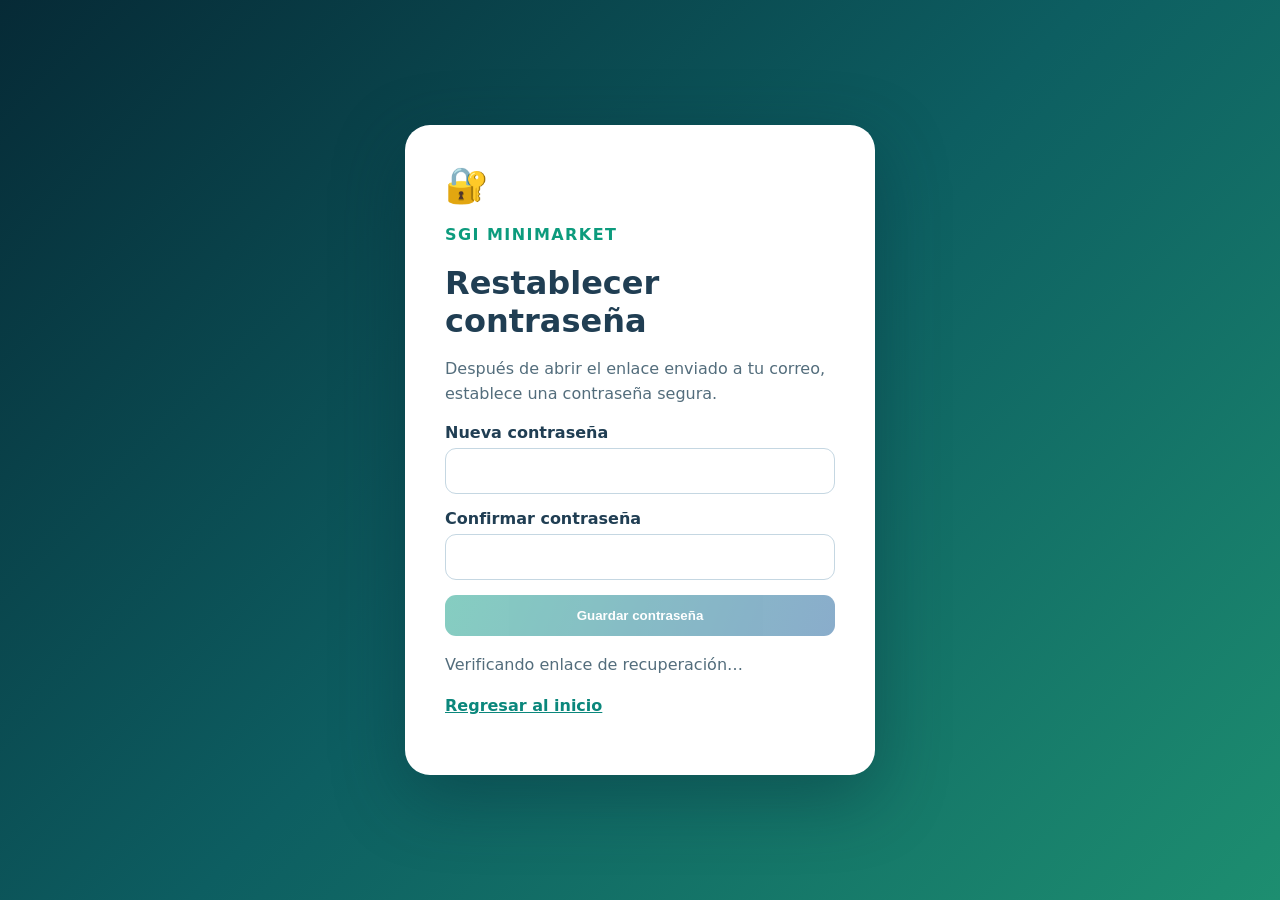
<file: SGI_MINIMARKET/restablecer-clave.html>
<!doctype html>
<html lang="es"><head>
<meta charset="utf-8"><meta name="viewport" content="width=device-width, initial-scale=1">
<title>Restablecer contraseña | SGI Minimarket</title>
<link rel="stylesheet" href="css/style.css"><link rel="stylesheet" href="css/sgi-s5.css">
</head><body class="sgi-reset-page">
<main class="sgi-reset-card">
  <div class="sgi-reset-icon" aria-hidden="true">🔐</div>
  <p class="sgi-reset-brand">SGI MINIMARKET</p>
  <h1>Restablecer contraseña</h1>
  <p>Después de abrir el enlace enviado a tu correo, establece una contraseña segura.</p>
  <form id="sgi-reset-form">
    <label>Nueva contraseña <input id="sgi-reset-password" type="password" autocomplete="new-password" minlength="12" maxlength="128" required /></label>
    <label>Confirmar contraseña <input id="sgi-reset-confirmar" type="password" autocomplete="new-password" minlength="12" maxlength="128" required /></label>
    <button id="sgi-reset-btn" type="submit" disabled>Guardar contraseña</button>
  </form>
  <p id="sgi-reset-status" role="status" aria-live="polite">Verificando enlace de recuperación…</p>
  <p id="sgi-reset-exito" hidden><a href="index.html">Volver al inicio de sesión</a></p>
  <p><a href="index.html">Regresar al inicio</a></p>
</main><script type="module" src="js/restablecer-clave.js"></script></body></html>
</file>
<file: SGI_MINIMARKET/css/style.css>
/* ==========================================
   ANIMACIONES DE ENTRADA AL ABRIR LA PÁGINA
========================================== */

.login-layout {
  animation: abrirVentana 0.8s cubic-bezier(0.16, 1, 0.3, 1) forwards;
}

.anim-entrada {
  opacity: 0;
  animation: deslizarArriba 0.7s cubic-bezier(0.16, 1, 0.3, 1) var(--delay, 0s) forwards;
}

.anim-pop {
  opacity: 0;
  animation: reboteSuave 0.75s cubic-bezier(0.34, 1.56, 0.64, 1) var(--delay, 0s) forwards;
}

.jazz-player-card {
  opacity: 0;
  animation: entrarEsquina 0.8s cubic-bezier(0.16, 1, 0.3, 1) 0.85s forwards;
}

@keyframes abrirVentana {
  from {
    opacity: 0;
    transform: scale(0.94) translateY(24px);
  }
  to {
    opacity: 1;
    transform: scale(1) translateY(0);
  }
}

@keyframes deslizarArriba {
  from {
    opacity: 0;
    transform: translateY(20px);
  }
  to {
    opacity: 1;
    transform: translateY(0);
  }
}

@keyframes reboteSuave {
  from {
    opacity: 0;
    transform: scale(0.6) translateY(15px);
  }
  to {
    opacity: 1;
    transform: scale(1) translateY(0);
  }
}

@keyframes entrarEsquina {
  from {
    opacity: 0;
    transform: translateX(40px);
  }
  to {
    opacity: 1;
    transform: translateX(0);
  }
}
</file>
<file: SGI_MINIMARKET/css/sgi-s5.css>
/* Ajustes finales de navegación, unidades y cuentas; sin rótulos académicos. */
body.s4-premium .admin-nav a, body.s4-premium .menu-lateral nav a {
  position:relative; padding-right:28px; transition:background .18s,transform .18s,box-shadow .18s;
}
body.s4-premium .admin-nav a::after, body.s4-premium .menu-lateral nav a::after {
  content:'›'; position:absolute; right:14px; top:50%; transform:translateY(-50%);
  font-weight:900; font-size:21px; opacity:.72; color:#bbf9e8;
}
body.s4-premium .admin-nav a:hover, body.s4-premium .menu-lateral nav a:hover {
  background:rgba(26,174,150,.26); transform:translateX(3px);
}
body.s4-premium .admin-nav a.active::after, body.s4-premium .menu-lateral nav a.active::after {opacity:1;color:#fff;}
.sgi-unit-field select {font-weight:700;background:#f2fbff;border-color:#a9cde8;}
.sgi-unit-field small {color:#647d95;font-size:11px;line-height:1.5;}
.sgi-staff-password-panel {margin-top:22px;padding:18px;border-radius:16px;background:#fff; border:1px solid #cae2ee;}
.sgi-staff-password-panel .sgi-staff-form {max-width:560px;}
.sgi-staff-password {background:#eef4ff;border-color:#c7d8fa;color:#2751a7;}
.sgi-help {color:#607891;font-size:12px;line-height:1.6;margin:2px 0 7px;}
.sgi-personal input[type=password] {width:100%;box-sizing:border-box;height:45px;border:1px solid #cadae8;background:#fbfdff;border-radius:11px;padding:0 13px;color:#1a3955;font:inherit;}
.sgi-personal .sgi-staff-password-panel button {max-width:350px;}
.sgi-comercial .sgi-actions [hidden], .sgi-staff-password-panel [hidden] {display:none!important;}
.sgi-account-panel {max-width:850px;padding:clamp(18px,3vw,30px);}
.sgi-account-panel .sgi-staff-form {max-width:530px;gap:13px;}
.sgi-account-panel .sgi-staff-form label {display:grid;gap:7px;color:#214662;font-weight:750;}
.sgi-account-panel .sgi-staff-form input {border:1px solid #becfe3;border-radius:10px;padding:12px 13px;min-height:44px;box-sizing:border-box;width:100%;}
.sgi-account-panel .sgi-action {max-width:300px;}
.sgi-account-panel .form-message[data-error="true"] {color:#ae3030;}
/* Recuperación de contraseña de la pantalla de acceso. */
#loginForm[hidden], .sgi-recovery-form[hidden], #sgi-abrir-recuperacion[hidden] {display:none!important;}
.sgi-recovery-link {margin:8px 0 0;border:0;background:transparent;color:#087c75;font-weight:800;text-decoration:underline;cursor:pointer;padding:10px 3px;text-align:left;}
.sgi-recovery-form {margin:18px 0;padding:20px;background:#edf9f7;border:1px solid #b5e2d4;border-radius:16px;display:grid;gap:10px;}
.sgi-recovery-form h3 {margin:0;color:#0a4e48;}
.sgi-recovery-form p {margin:0;color:#365f62;font-size:13px;line-height:1.5;}
.sgi-recovery-form label {font-size:13px;font-weight:700;color:#134e49;}
.sgi-recovery-form input {padding:12px;border:1px solid #a2ccc2;border-radius:10px;width:100%;box-sizing:border-box;}
.sgi-recovery-form button[type=submit], .sgi-reset-card button {border:0;border-radius:11px;padding:13px 18px;cursor:pointer;background:linear-gradient(110deg,#0c9c83,#145a97);color:#fff;font-weight:800;}
.sgi-recovery-form [data-error="true"], .sgi-reset-card [data-error="true"] {color:#af2b39;}
.sgi-reset-page {margin:0;min-height:100vh;display:grid;place-items:center;padding:24px;box-sizing:border-box;background:linear-gradient(135deg,#062a36,#0d5e61,#1d8e70);font-family:system-ui,-apple-system,'Segoe UI',sans-serif;}
.sgi-reset-card {box-sizing:border-box;width:min(100%,470px);padding:clamp(22px,5vw,40px);border-radius:25px;background:#fff;box-shadow:0 22px 70px #072e3b6e;color:#203e53;}
.sgi-reset-card .sgi-reset-icon {font-size:35px;}
.sgi-reset-card .sgi-reset-brand {color:#0c9b7d;font-weight:850;letter-spacing:.09em;}
.sgi-reset-card h1 {font-size:clamp(25px,5vw,32px);margin:5px 0;}
.sgi-reset-card p {line-height:1.6;color:#536d7c;}
.sgi-reset-card form {display:grid;gap:15px;}
.sgi-reset-card form label {display:grid;gap:6px;font-weight:750;}
.sgi-reset-card form input {box-sizing:border-box;padding:13px;border:1px solid #c5d7e2;border-radius:11px;min-height:46px;width:100%;}
.sgi-reset-card button:disabled,.sgi-recovery-form button:disabled {opacity:.5;cursor:not-allowed;}
.sgi-reset-card a {font-weight:750;color:#0b877c;}

body.empleado-body[data-s4-view]:not([data-s4-view="mi-cuenta"]) #mi-cuenta {display:none!important;}
body.s4-premium input[readonly] {background:#edf4f9; color:#52758e;cursor:not-allowed;}
</file>
<file: SGI_MINIMARKET/css/inventario.css>
* {
  box-sizing: border-box;
}

body {
  margin: 0;
  font-family: "Segoe UI", Arial, sans-serif;
  background: #f1f5f9;
  color: #1e293b;
}

.aplicacion {
  display: flex;
  min-height: 100vh;
}

.menu-lateral {
  width: 260px;
  background: #0f172a;
  color: white;
  padding: 25px 20px;
  display: flex;
  flex-direction: column;
  gap: 15px;
}

.menu-lateral h2 {
  color: #34d399;
  font-size: 21px;
}

.menu-lateral p {
  font-size: 13px;
  color: #cbd5e1;
}

.menu-lateral nav {
  display: grid;
  gap: 10px;
}

.menu-lateral a {
  color: white;
  text-decoration: none;
  padding: 14px;
  border-radius: 9px;
}

.menu-lateral a:hover {
  background: #1e293b;
}

.contenido {
  flex: 1;
  min-width: 0;
  padding: 30px;
}

.cabecera {
  display: flex;
  justify-content: space-between;
  align-items: center;
  margin-bottom: 25px;
}

.cabecera h1 {
  margin: 0;
}

.etiqueta {
  background: #d1fae5;
  color: #047857;
  padding: 10px 16px;
  border-radius: 20px;
  font-weight: 600;
}

.estadisticas {
  display: grid;
  grid-template-columns: repeat(3, 1fr);
  gap: 20px;
  margin-bottom: 25px;
}

.tarjeta, .panel {
  background: white;
  padding: 25px;
  border-radius: 14px;
  box-shadow: 0 4px 16px #0f172a0d;
}

.tarjeta h3 {
  color: #64748b;
  font-size: 15px;
}

.tarjeta strong {
  font-size: 32px;
  color: #059669;
}

.panel {
  margin-bottom: 25px;
}

.formulario {
  display: grid;
  grid-template-columns: repeat(3, 1fr);
  gap: 16px;
}

label {
  display: grid;
  gap: 7px;
  font-weight: 500;
}

input, select {
  width: 100%;
  padding: 12px;
  border: 1px solid #cbd5e1;
  border-radius: 8px;
  font: inherit;
}

input:focus, select:focus {
  outline: 2px solid #10b981;
}

button {
  border: 0;
  border-radius: 8px;
  padding: 12px 16px;
  cursor: pointer;
  font-weight: 600;
}

.boton-principal {
  background: #059669;
  color: white;
}

.boton-secundario {
  background: #e2e8f0;
}

.boton-salir {
  background: #dc2626;
  color: white;
  margin-top: auto;
}

.tabla-contenedor {
  overflow-x: auto;
  margin-top: 20px;
}

table {
  width: 100%;
  border-collapse: collapse;
}

th, td {
  text-align: left;
  padding: 14px;
  border-bottom: 1px solid #e2e8f0;
}

th {
  background: #f8fafc;
}

.estado-bajo {
  color: #dc2626;
  font-weight: bold;
}

.estado-normal {
  color: #059669;
}

.accion {
  margin: 3px;
  padding: 8px;
}

.editar {
  background: #dbeafe;
  color: #1d4ed8;
}

.eliminar {
  background: #fee2e2;
  color: #b91c1c;
}

[hidden] {
  display: none !important;
}

@media (max-width: 850px) {
  .aplicacion {
    flex-direction: column;
  }

  .menu-lateral {
    width: 100%;
  }

  .contenido {
    padding: 16px;
  }

  .estadisticas,
  .formulario {
    grid-template-columns: 1fr;
  }
}

/* Sucursales y movimientos - Sprint 2 multisucursal */
.selector-sede { display:flex; align-items:center; gap:15px; flex-wrap:wrap; margin-bottom:20px; }
.selector-sede select { max-width:350px; width:100%; }
.selector-sede strong { color:#047857; font-size:13px; }
.campo-ancho { grid-column:span 2; }
.form-message { font-weight:600; }
@media (max-width:850px) { .campo-ancho { grid-column:auto; } }

/* Empleado: experiencia táctil en móviles y panel fluido en PC */
.menu-lateral nav { display:flex; flex-direction:column; }
.tabla-contenedor { overflow-x:auto; -webkit-overflow-scrolling:touch; }
.tabla-contenedor table { min-width:620px; }
.formulario input,.formulario select,.selector-sede select { max-width:100%; min-height:42px; }
@media (max-width:850px) {
  .menu-lateral { width:100%; padding:16px; gap:10px; }
  .menu-lateral nav { flex-direction:row; flex-wrap:wrap; gap:6px; }
  .menu-lateral a { padding:10px; font-size:13px; }
  .menu-lateral .boton-salir { width:auto; align-self:flex-start; padding:11px 15px; }
  .cabecera { flex-wrap:wrap; gap:10px; }
  .contenido { padding:16px; }
  .panel,.tarjeta { padding:18px; }
}
@media (max-width:600px) {
  .estadisticas { grid-template-columns:1fr; gap:10px; }
  .contenido { padding:12px; }
  .panel,.tarjeta { padding:16px; }
  .selector-sede select { width:100%; }
}
</file>
<file: SGI_MINIMARKET/css/admin-profesional.css>
@import url('https://fonts.googleapis.com/css2?family=Inter:wght@400;500;600;700;800&display=swap');

* { box-sizing: border-box; }

html { scroll-behavior: smooth; }

body.admin-body {
  margin: 0;
  background: #f3f6fa;
  color: #14243a;
  font-family: 'Inter', Arial, sans-serif;
  font-size: 14px;
}

.admin-layout { display: flex; min-height: 100vh; }

.admin-sidebar {
  width: 260px;
  min-width: 260px;
  min-height: 100vh;
  background: linear-gradient(165deg, #063d31, #052d27 65%, #031f1c);
  color: white;
  padding: 26px 15px;
  position: sticky;
  top: 0;
  height: 100vh;
  display: flex;
  flex-direction: column;
  z-index: 10;
}

.admin-brand {
  display: flex;
  align-items: center;
  gap: 12px;
  padding: 8px 8px 34px;
}

.brand-icon { font-size: 32px; }

.admin-brand strong {
  display: block;
  font-size: 17px;
  letter-spacing: -.5px;
}

.admin-brand small {
  display: block;
  color: #a4d8cb;
  font-size: 11px;
  margin-top: 5px;
}

.menu-label {
  color: #85b9aa;
  font-size: 10px;
  letter-spacing: 1.5px;
  font-weight: 800;
  margin: 10px 12px 15px;
}

.admin-nav { display: grid; gap: 7px; }

.admin-nav a {
  display: flex;
  align-items: center;
  gap: 14px;
  color: #d7e9e4;
  text-decoration: none;
  border-radius: 11px;
  padding: 15px 16px;
  font-size: 14px;
  transition: .2s;
}

.admin-nav a:hover,
.admin-nav a.active {
  background: #07946b;
  color: white;
}

.sidebar-bottom { margin-top: auto; }

.sidebar-user {
  display: flex;
  align-items: center;
  gap: 11px;
  border: 1px solid #35665b;
  border-radius: 12px;
  padding: 12px;
  margin-bottom: 12px;
}

.sidebar-user strong,
.sidebar-user small { display: block; }

.sidebar-user small {
  color: #9ccdc0;
  font-size: 11px;
  margin-top: 4px;
}

.avatar {
  width: 37px;
  height: 37px;
  border-radius: 50%;
  display: grid;
  place-items: center;
  background: #0aab7b;
  font-weight: 800;
}

.logout-btn {
  width: 100%;
  border: 1px solid #ae3940;
  background: #852d35;
  color: white;
  border-radius: 10px;
  padding: 13px;
  cursor: pointer;
  font-weight: 700;
}

.admin-main { flex: 1; min-width: 0; }

.admin-topbar {
  height: 70px;
  background: white;
  border-bottom: 1px solid #e4eaf1;
  display: flex;
  align-items: center;
  justify-content: space-between;
  padding: 0 28px;
}

.topbar-title {
  font-weight: 700;
  display: flex;
  align-items: center;
  gap: 10px;
}

.topbar-mark { color: #07946b; font-size: 23px; }

.topbar-right {
  display: flex;
  align-items: center;
  gap: 20px;
  color: #68778a;
  font-size: 12px;
}

.role-badge {
  color: #057a57;
  background: #dcf9eb;
  padding: 9px 13px;
  border-radius: 30px;
  font-weight: 700;
}

.admin-content {
  max-width: 1600px;
  padding: 30px;
  margin: auto;
}

.welcome {
  display: flex;
  justify-content: space-between;
  align-items: center;
  gap: 20px;
  margin-bottom: 26px;
}

.eyebrow {
  color: #07946b;
  font-size: 11px;
  font-weight: 800;
  letter-spacing: 1.8px;
}

.welcome h1 {
  font-size: clamp(25px, 3vw, 34px);
  margin: 7px 0;
  letter-spacing: -1.2px;
}

.welcome p { color: #728198; margin: 6px 0; }

.quick-add, .save-btn {
  border: 0;
  background: #07996e;
  color: white;
  border-radius: 10px;
  padding: 13px 19px;
  text-decoration: none;
  font-weight: 700;
  cursor: pointer;
}

.quick-add:hover, .save-btn:hover { background: #047c5b; }

.kpi-grid {
  display: grid;
  grid-template-columns: repeat(4, minmax(0, 1fr));
  gap: 16px;
  margin-bottom: 20px;
}

.kpi-card {
  min-height: 145px;
  border: 1px solid #e7edf3;
  border-radius: 15px;
  background: white;
  padding: 21px;
  display: flex;
  gap: 14px;
  align-items: flex-start;
  box-shadow: 0 5px 20px rgba(22, 40, 65, .035);
}

.kpi-icon {
  min-width: 49px;
  height: 49px;
  border-radius: 12px;
  display: grid;
  place-items: center;
  font-size: 23px;
}

.kpi-card span,
.kpi-card strong,
.kpi-card small { display: block; }

.kpi-card span { font-size: 12px; color: #52657b; }
.kpi-card strong { font-size: 27px; margin: 10px 0 6px; }
.kpi-card small { color: #8b99aa; font-size: 11px; }

.kpi-blue .kpi-icon { background: #e2f0ff; }
.kpi-green .kpi-icon { background: #def8ed; }
.kpi-orange .kpi-icon { background: #fff0d7; }
.kpi-purple .kpi-icon { background: #efe6ff; }

.charts-grid {
  display: grid;
  grid-template-columns: 1fr 1fr;
  gap: 18px;
}

.admin-card {
  background: white;
  border: 1px solid #e5ebf2;
  border-radius: 15px;
  padding: 23px;
  margin-bottom: 19px;
  box-shadow: 0 5px 22px rgba(20, 42, 66, .035);
  scroll-margin-top: 20px;
}

.section-heading {
  display: flex;
  align-items: flex-start;
  justify-content: space-between;
  gap: 15px;
  margin-bottom: 20px;
}

.section-heading h2 {
  margin: 0 0 7px;
  font-size: 17px;
  letter-spacing: -.3px;
}

.section-heading p {
  margin: 0;
  color: #8a97a8;
  font-size: 12px;
}

.mini-tag {
  background: #edf8f3;
  color: #078760;
  padding: 7px 10px;
  border-radius: 20px;
  white-space: nowrap;
  font-size: 10px;
  font-weight: 700;
}

.horizontal-chart { min-height: 210px; }

.chart-row {
  display: grid;
  grid-template-columns: minmax(90px, 140px) 1fr 55px;
  align-items: center;
  gap: 12px;
  margin: 17px 0;
  font-size: 12px;
}

.chart-name {
  white-space: nowrap;
  overflow: hidden;
  text-overflow: ellipsis;
}

.chart-track {
  background: #eaf0f5;
  border-radius: 50px;
  height: 12px;
  overflow: hidden;
}

.chart-fill {
  height: 100%;
  border-radius: 50px;
  background: #0aaa80;
}

.chart-row:nth-child(2) .chart-fill { background: #218cf2; }
.chart-row:nth-child(3) .chart-fill { background: #f8ad22; }
.chart-row:nth-child(4) .chart-fill { background: #8d66e8; }
.chart-row:nth-child(5) .chart-fill { background: #fa5b6b; }

.chart-value { text-align: right; font-weight: 700; }

.empty-chart {
  min-height: 200px;
  display: grid;
  place-content: center;
  text-align: center;
  color: #8492a4;
  line-height: 1.8;
  background: #f8fafc;
  border: 1px dashed #dce5ed;
  border-radius: 12px;
  padding: 20px;
}

.alert-counter {
  color: #be5c00;
  background: #fff0d8;
  padding: 8px 12px;
  border-radius: 20px;
  font-weight: 700;
  font-size: 11px;
}

.alert-item {
  display: flex;
  justify-content: space-between;
  gap: 12px;
  border-bottom: 1px solid #edf1f5;
  padding: 13px 2px;
}

.alert-item:last-child { border-bottom: 0; }
.alert-item strong { color: #ba3544; }
.alert-ok { color: #098a63; font-weight: 600; }

.admin-search {
  width: 100%;
  padding: 13px 15px;
  border: 1px solid #d9e3ed;
  border-radius: 9px;
  margin-bottom: 16px;
  outline-color: #0aaf80;
  background: white;
}

.table-scroll { overflow-x: auto; }

.admin-table {
  width: 100%;
  border-collapse: collapse;
  text-align: left;
  white-space: nowrap;
}

.admin-table th {
  background: #f3f6fa;
  color: #65768b;
  padding: 14px 13px;
  font-size: 11px;
}

.admin-table td {
  padding: 15px 13px;
  border-bottom: 1px solid #edf1f5;
  font-size: 12px;
}

.admin-table tbody tr:hover { background: #f8fbfd; }

.admin-table button {
  border: 0;
  border-radius: 6px;
  padding: 7px 9px;
  cursor: pointer;
  margin: 2px;
  background: #e1edff;
  color: #1758b6;
}

.admin-table button:last-child {
  background: #ffe5e7;
  color: #c72d3b;
}

.admin-form {
  display: grid;
  grid-template-columns: repeat(3, minmax(0, 1fr));
  gap: 18px;
}

.admin-form label {
  display: flex;
  flex-direction: column;
  gap: 8px;
  color: #42546b;
  font-weight: 600;
  font-size: 12px;
}

.admin-form input, .admin-form select {
  width: 100%;
  padding: 13px;
  border: 1px solid #d8e1eb;
  border-radius: 9px;
  font: inherit;
  background: white;
  color: #14243a;
}

.admin-form input:focus, .admin-form select:focus {
  outline: 2px solid #b1ecda;
  border-color: #07996e;
}

.form-actions {
  grid-column: 1 / -1;
  display: flex;
  gap: 12px;
}

.cancel-btn {
  border: 1px solid #d5dce5;
  border-radius: 10px;
  background: #f5f7fa;
  padding: 13px 19px;
  cursor: pointer;
}

.form-message { font-size: 12px; }

.category-summary {
  display: grid;
  grid-template-columns: repeat(3, 1fr);
  gap: 12px;
}

.category-tile {
  border: 1px solid #e5ebf2;
  border-radius: 10px;
  padding: 16px;
  background: #fbfcfe;
}

.category-tile strong,
.category-tile span { display: block; }

.category-tile span {
  color: #748399;
  margin-top: 7px;
  font-size: 12px;
}

.section-link { color: #07946b; text-decoration: none; }
.admin-footer { text-align: center; color: #9aa6b5; padding: 20px; }

@media (max-width: 1150px) {
  .kpi-grid { grid-template-columns: repeat(2, 1fr); }
  .charts-grid { grid-template-columns: 1fr; }
}

@media (max-width: 760px) {
  .admin-layout { display: block; }
  .admin-sidebar {
    width: 100%;
    min-width: 0;
    min-height: auto;
    height: auto;
    position: static;
    padding: 14px;
  }
  .admin-brand { padding-bottom: 12px; }
  .menu-label { display: none; }
  .admin-nav {
    display: flex;
    overflow-x: auto;
    padding: 8px 0;
  }
  .admin-nav a { white-space: nowrap; padding: 10px; }
  .sidebar-bottom { margin-top: 10px; }
  .admin-topbar { padding: 0 15px; }
  .topbar-right #fecha-actual { display: none; }
  .admin-content { padding: 16px; }
  .welcome { align-items: flex-start; flex-direction: column; }
  .kpi-grid { grid-template-columns: 1fr 1fr; }
  .admin-form { grid-template-columns: 1fr; }
  .category-summary { grid-template-columns: 1fr; }
}

@media (max-width: 450px) {
  .kpi-grid { grid-template-columns: 1fr; }
  .topbar-title { font-size: 11px; }
}
[hidden] {
  display: none !important;
}

/* ==========================================
   SGI MINIMARKET
   GRÁFICO CIRCULAR PROFESIONAL
   ========================================== */

.donut-layout {
    display: flex;
    align-items: center;
    justify-content: space-around;
    gap: 30px;
    min-height: 250px;
    padding: 15px 5px;
}

/* Gráfico circular */

.donut-chart {
    width: 220px;
    height: 220px;
    min-width: 220px;
    border-radius: 50%;
    background: #e7edf3;

    display: flex;
    align-items: center;
    justify-content: center;

    box-shadow: 0 8px 25px rgba(0, 0, 0, 0.06);
    transition: background 0.3s ease;
}

/* Centro blanco del gráfico */

.donut-center {
    width: 135px;
    height: 135px;
    border-radius: 50%;
    background: #ffffff;

    display: flex;
    flex-direction: column;
    align-items: center;
    justify-content: center;

    box-shadow: 0 3px 15px rgba(0, 0, 0, 0.06);
}

.donut-center strong {
    font-size: 30px;
    font-weight: 800;
    color: #14243a;
}

.donut-center span {
    margin-top: 5px;
    font-size: 12px;
    color: #8492a4;
}

/* Leyenda de categorías */

.donut-legend {
    display: flex;
    flex-direction: column;
    gap: 15px;
    flex: 1;
    min-width: 0;
}

.legend-item {
    display: flex;
    align-items: center;
    justify-content: space-between;
    gap: 15px;

    padding-bottom: 10px;
    border-bottom: 1px solid #edf1f5;

    font-size: 12px;
    color: #42546b;
}

.legend-label {
    display: flex;
    align-items: center;
    gap: 10px;
    min-width: 0;
}

.legend-color {
    width: 13px;
    height: 13px;
    min-width: 13px;
    border-radius: 4px;
}

.legend-item strong {
    font-size: 13px;
    font-weight: 700;
    color: #14243a;
}

/* Mejoras de las tarjetas de estadísticas */

.kpi-card {
    transition: transform 0.2s ease,
                box-shadow 0.2s ease;
}

.kpi-card:hover {
    transform: translateY(-4px);
    box-shadow: 0 10px 25px rgba(20, 42, 66, 0.09);
}

/* Alertas de productos */

.alert-item {
    border-radius: 8px;
    padding: 14px 10px;
}

.alert-item:hover {
    background: #fff8f1;
}

.alert-item strong {
    color: #d13a45;
}

/* Adaptación para pantallas pequeñas */

@media (max-width: 1250px) {
    .donut-layout {
        flex-direction: column;
        gap: 22px;
    }

    .donut-legend {
        width: 100%;
    }
}

@media (max-width: 600px) {
    .donut-chart {
        width: 190px;
        height: 190px;
        min-width: 190px;
    }

    .donut-center {
        width: 115px;
        height: 115px;
    }

    .donut-center strong {
        font-size: 25px;
    }

    .donut-layout {
        padding: 10px 0;
    }

    .legend-item {
        font-size: 11px;
    }
}

/* Selector de sede, formularios y módulos nuevos */
.selector-sede { background:white; padding:14px 18px; border:1px solid #e5ebf2; border-radius:12px; display:flex; align-items:center; flex-wrap:wrap; gap:14px; margin-bottom:20px; }
.selector-sede select { width:min(340px,100%); padding:11px; border:1px solid #d8e1eb; border-radius:9px; }
.selector-sede strong { color:#047857; }
.admin-form .campo-ancho { grid-column:span 2; }
.admin-card h3 { margin:25px 0 12px; font-size:14px; }
@media(max-width:760px) { .admin-form .campo-ancho { grid-column:auto; } .topbar-right { gap:7px; } }

/* Ajustes para portátil, tablet y móvil (UI del Sprint 2) */
html, body { max-width:100%; }
.table-scroll { overflow-x:auto; -webkit-overflow-scrolling:touch; }
.admin-table { min-width:710px; }
.admin-content { min-width:0; }
.admin-form input,.admin-form select { max-width:100%; }
@media (max-width:900px) {
  .admin-content { padding:20px; }
  .admin-topbar { padding-inline:20px; }
}
@media (max-width:760px) {
  .admin-sidebar { position:static; height:auto; min-height:0; }
  .admin-content { padding:16px; }
  .admin-topbar { min-height:56px; height:auto; padding:13px 16px; gap:10px; flex-wrap:wrap; }
  .admin-nav { display:flex; flex-wrap:wrap; gap:7px; }
  .admin-nav a { padding:10px 12px; font-size:13px; }
  .welcome { flex-direction:column; align-items:flex-start; }
  .welcome .quick-add { align-self:flex-start; }
  .selector-sede { align-items:stretch; }
  .selector-sede select { width:100%; }
}
@media (max-width:460px) {
  .admin-content { padding:12px; }
  .kpi-card { min-height:110px; }
  .admin-card { padding:17px; }
  .topbar-right { flex-wrap:wrap; }
}
</file>
<file: SGI_MINIMARKET/css/sprint4-ui.css>
/* Sprint 4: interfaz más clara + navegación de una vista por opción.
   Mantiene los formularios y las políticas de autorización de los Sprints previos. */
body.admin-body, body.empleado-body {
  --s4-azul:#0d2845; --s4-verde:#079b78; --s4-borde:#e1e9f2;
  --s4-texto:#102b49; background:#f3f7fc; color:var(--s4-texto);
}
body.admin-body .admin-sidebar, body.empleado-body .menu-lateral {
  background:linear-gradient(160deg,#102e50 0%,#0b2743 65%,#073d3d 100%);
}
body.admin-body .admin-brand strong,body.empleado-body .menu-lateral h2 {color:#fff;}
body.admin-body .admin-nav a.active,body.empleado-body .menu-lateral nav a.active {
  background:linear-gradient(110deg,#087b73,#06a47c);
  box-shadow:0 6px 15px #062d3950; color:#fff;
}
body.empleado-body .menu-lateral nav a {transition:background .2s,color .2s;}
body.empleado-body .menu-lateral nav a:hover {background:#225071;}
body.admin-body .kpi-card,body.admin-body .admin-card,
body.empleado-body .tarjeta,body.empleado-body .panel {
  border:1px solid var(--s4-borde);
  border-radius:18px;
  box-shadow:0 9px 26px #122b4b0c;
}
body.admin-body .kpi-card {position:relative;overflow:hidden;}
body.admin-body .kpi-card::after {
  content:"";position:absolute;width:130px;height:130px;border-radius:50%;
  background:#7bcef00f;right:-62px;bottom:-65px;pointer-events:none;
}
body.admin-body .admin-content {max-width:1600px;}
body.admin-body .admin-card {transition:box-shadow .2s;}
body.admin-body .admin-card:hover {box-shadow:0 12px 30px #122b4b12;}
body.admin-body .quick-add,body.admin-body .save-btn {
  background:linear-gradient(115deg,#079b78,#047c6e);box-shadow:0 5px 14px #007a5e25;
}
body.admin-body .admin-nav a:focus-visible,
body.empleado-body .menu-lateral nav a:focus-visible {
  outline:3px solid #6be7cb;outline-offset:3px;
}
.s4-route-heading {margin:10px 0 22px;}
.s4-route-heading .s4-overline {font-size:11px;font-weight:800;letter-spacing:.15em;color:#087b73;}
.s4-route-heading h1 {font-size:clamp(25px,3vw,34px);letter-spacing:-.035em;margin:6px 0 8px;}
.s4-route-heading p {font-size:13px;color:#64768d;margin:0;}
body[data-s4-view="inicio"] .s4-route-heading {display:none;}
body.admin-body[data-s4-view]:not([data-s4-view="inicio"]) .welcome,
body.admin-body[data-s4-view]:not([data-s4-view="inicio"]) .kpi-grid,
body.admin-body[data-s4-view]:not([data-s4-view="inicio"]) .charts-grid,
body.empleado-body[data-s4-view]:not([data-s4-view="inicio"]) .cabecera,
body.empleado-body[data-s4-view]:not([data-s4-view="inicio"]) .estadisticas {display:none !important;}
body.admin-body[data-s4-view]:not([data-s4-view="productos"]) #productos,
body.admin-body[data-s4-view]:not([data-s4-view="registro"]) #registro,
body.admin-body[data-s4-view]:not([data-s4-view="categorias"]) #categorias,
body.admin-body[data-s4-view]:not([data-s4-view="alertas"]) #alertas,
body.admin-body[data-s4-view]:not([data-s4-view="movimientos"]) #movimientos,
body.admin-body[data-s4-view]:not([data-s4-view="administracion-sucursales"]) #administracion-sucursales,
body.empleado-body[data-s4-view]:not([data-s4-view="productos"]) #productos,
body.empleado-body[data-s4-view]:not([data-s4-view="movimientos"]) #movimientos {display:none !important;}
[hidden] {display:none !important;}
.s4-bar-chart {display:grid;gap:18px;padding:10px 0 16px;}
.s4-bar-fila {display:grid;grid-template-columns:minmax(75px,115px) minmax(0,1fr) 58px;align-items:center;gap:12px;}
.s4-bar-etiqueta {overflow:hidden;text-overflow:ellipsis;white-space:nowrap;font-size:12px;color:#354c66;}
.s4-bar-pista {height:15px;border-radius:9px;background:#eef3fa;overflow:hidden;}
.s4-bar-relleno {height:100%;border-radius:9px;min-width:0;transition:width .3s ease;}
.s4-bar-cantidad {font-size:12px;text-align:right;color:#112e50;}
.s4-bar-vacio,.s4-small-note {color:#75859a;font-size:12px;}
.s4-small-note {margin:12px 0 0;}
body.empleado-body .contenido {width:100%;}
body.empleado-body .menu-lateral {position:sticky;top:0;height:100vh;}
body.empleado-body .tarjeta {min-height:135px;}
body.empleado-body .tarjeta strong {color:#087e75;}
body.empleado-body .s4-route-heading {margin:8px 0 22px;}
@media(max-width:850px) {
  body.empleado-body .menu-lateral {position:static;height:auto;}
  .s4-bar-fila {grid-template-columns:minmax(65px,95px) minmax(0,1fr) 45px;gap:7px;}
}
@media(prefers-reduced-motion:reduce) {
  .s4-bar-relleno,body.admin-body .admin-card {transition:none;}
}


/* ================================================================
   Sprint 4 · Tableros de inicio y diseño adaptable.
   Datos y permisos continúan gestionados por la capa Supabase.
   ================================================================ */
body.admin-body, body.empleado-body {
  --s4-sombra: 0 10px 32px rgba(16,41,70,.065);
  --s4-borde: #e1e9f2;
}
body.admin-body .admin-content,
body.empleado-body .contenido { min-width:0; }
body.empleado-body .contenido {
  max-width: 1700px;
  padding: clamp(18px,3vw,34px);
}
body.empleado-body .cabecera {
  background:linear-gradient(112deg,#123a5c 0%,#0b5a62 72%,#0a856e 100%);
  color:#fff;
  padding:28px 30px;
  border-radius:21px;
  box-shadow:var(--s4-sombra);
  margin-bottom:22px;
  gap:16px;
}
body.empleado-body .cabecera h1 {
  font-size:clamp(25px,3vw,32px);
  letter-spacing:-.04em;
  margin:0 0 7px;
}
body.empleado-body .cabecera #nombre-usuario {color:#dceff2;font-size:13px;margin:0;}
body.empleado-body .cabecera .etiqueta {
  background:#d9fff0;
  color:#08684f;
  box-shadow:0 5px 16px #082f321e;
}
body.empleado-body .selector-sede {
  border-radius:16px;
  box-shadow:var(--s4-sombra);
  margin-bottom:20px;
}
body.empleado-body .estadisticas {
  grid-template-columns:repeat(4,minmax(0,1fr));
  gap:16px;
  margin-bottom:20px;
}
body.empleado-body .tarjeta {
  padding:23px 20px;
  min-width:0;
  min-height:138px;
  overflow:hidden;
  position:relative;
  background:#fff;
}
body.empleado-body .tarjeta::before {
  content:"";
  position:absolute;top:0;left:0;right:0;height:4px;
  background:#2185d0;
}
body.empleado-body .tarjeta:nth-child(2)::before {background:#12a67b;}
body.empleado-body .tarjeta:nth-child(3)::before {background:#f2a443;}
body.empleado-body .tarjeta:nth-child(4)::before {background:#8869d6;}
body.empleado-body .tarjeta h3 {margin:7px 0 17px;color:#67788e;font-size:12px;font-weight:700;line-height:1.5;}
body.empleado-body .tarjeta strong {font-size:clamp(25px,2.7vw,34px);letter-spacing:-.04em;color:#14395e;}
body.empleado-body .tarjeta:nth-child(3) strong {color:#b46b15;}
body.empleado-body .tarjeta:nth-child(4) strong {color:#7154be;}
body.empleado-body .menu-lateral {flex-shrink:0;}
body.empleado-body .menu-lateral nav a {font-size:14px;font-weight:600;}
body.empleado-body .menu-lateral nav a.active {border-radius:10px;}
body.empleado-body .panel {min-width:0;}
body.admin-body .welcome {
  padding:4px 0;
}
body.admin-body .welcome h1 {color:#102f50;}
body.admin-body .kpi-card {box-shadow:var(--s4-sombra);}
body.admin-body .charts-grid {margin-bottom:18px;}
body.admin-body .charts-grid .admin-card {margin-bottom:0;}
body.admin-body .kpi-card strong {letter-spacing:-.045em;}
body.admin-body .admin-card h2 {color:#173656;}

.s4-card-kicker {
  margin:0 0 7px !important;
  color:#078a76 !important;
  font-size:10px !important;
  letter-spacing:.14em;
  font-weight:800;
}
.s4-dashboard-grid {
  display:grid;
  grid-template-columns:repeat(2,minmax(0,1fr));
  gap:18px;
  margin-bottom:18px;
  align-items:stretch;
}
.s4-dashboard-grid > .admin-card,
.s4-dashboard-grid > .panel {margin:0;}
.s4-home-widgets:not(.s4-dashboard-grid) {margin-bottom:18px;}
.s4-home-widgets:not(.s4-dashboard-grid) > .admin-card,
.s4-home-widgets:not(.s4-dashboard-grid) > .panel {margin:0;}
.s4-insight-card {
  padding:24px !important;
  background:#fff;
  min-width:0;
}
.s4-insight-heading {
  display:flex;align-items:flex-start;justify-content:space-between;
  gap:12px;margin-bottom:20px;
}
.s4-insight-heading h2 {
  margin:0 0 8px;font-size:18px;
  font-weight:800;color:#193a59;letter-spacing:-.025em;
}
.s4-insight-heading p:not(.s4-card-kicker) {
  margin:0;color:#8493a6;font-size:12px;line-height:1.5;
}
.s4-insight-heading > div:first-child {min-width:0;}
.s4-tag-neutral {
  display:inline-block;flex-shrink:0;
  padding:7px 10px;border:1px solid #ddeaf0;
  color:#537085;background:#f3f7fb;
  border-radius:18px;font-size:10px;font-weight:700;white-space:nowrap;
}
.s4-text-link {
  flex-shrink:0;color:#078775;text-decoration:none;
  font-size:12px;font-weight:800;padding-top:5px;
}
.s4-text-link:hover {text-decoration:underline;}
.s4-text-link:focus-visible, .s4-quick-action:focus-visible {
  outline:3px solid #23b99a;outline-offset:3px;
}
.s4-compare-chart {display:grid;gap:24px;min-height:145px;align-content:center;margin-top:14px;}
.s4-compare-row {display:grid;gap:9px;}
.s4-compare-label {display:flex;justify-content:space-between;gap:8px;color:#50647a;font-size:13px;}
.s4-compare-label strong {color:#183957;font-size:13px;}
.s4-compare-track {
  height:17px;border-radius:12px;overflow:hidden;background:#edf3f8;
}
.s4-compare-fill {height:100%;border-radius:12px;transition:width .3s ease;}
.s4-fill-entrada {background:linear-gradient(90deg,#09a67b,#46d9ae);}
.s4-fill-salida {background:linear-gradient(90deg,#3187e5,#77aef5);}
.s4-dashboard-note {font-size:11px;color:#8290a1;line-height:1.5;margin:15px 0 0;}
.s4-insight-list {display:grid;gap:0;min-width:0;}
.s4-insight-row {
  display:flex;align-items:center;gap:12px;padding:12px 0;
  min-width:0;border-bottom:1px solid #edf2f7;
}
.s4-insight-row:last-child {border-bottom:0;}
.s4-insight-icon {
  display:grid;place-items:center;flex:0 0 37px;height:37px;
  border-radius:11px;font-size:19px;font-weight:800;
}
.s4-insight-positive {background:#dff8ed;color:#078760;}
.s4-insight-negative {background:#e5f0ff;color:#2675c4;}
.s4-insight-warning {background:#fff3de;color:#b66a15;}
.s4-insight-content {display:grid;gap:5px;flex:1;min-width:0;}
.s4-insight-content strong {
  font-size:12px;color:#294661;overflow-wrap:anywhere;
}
.s4-insight-content small {font-size:11px;color:#8997a7;line-height:1.35;}
.s4-insight-value {font-size:13px;font-weight:800;flex-shrink:0;text-align:right;}
.s4-text-positive {color:#068a65;}
.s4-text-negative {color:#2779cb;}
.s4-text-warning {color:#b8690b;}
.s4-empty-state {
  margin:0;padding:23px 17px;border-radius:12px;
  background:#f7fafc;color:#73849a;
  font-size:12px;line-height:1.6;text-align:center;
  border:1px dashed #d8e4ed;
}
.s4-empty-ok {background:#f1fcf6;border-color:#b9e7d1;color:#16815e;}
.s4-quick-strip {
  display:flex;justify-content:space-between;align-items:center;
  gap:18px;padding:20px 24px;
  border:1px solid #d6e8e3;border-radius:18px;
  background:linear-gradient(110deg,#f1fbf7,#fff);
  box-shadow:var(--s4-sombra);
}
.s4-quick-strip h2 {margin:0 0 6px;color:#153b56;font-size:17px;}
.s4-quick-strip p:not(.s4-card-kicker) {margin:0;color:#71859a;font-size:12px;line-height:1.5;}
.s4-quick-actions {display:flex;gap:10px;flex-wrap:wrap;}
.s4-quick-action {
  display:inline-flex;align-items:center;justify-content:center;
  min-height:43px;border-radius:10px;padding:12px 16px;
  font-size:12px;font-weight:800;text-decoration:none;white-space:nowrap;
  transition:transform .2s ease,box-shadow .2s ease;
}
.s4-quick-action:hover {transform:translateY(-2px);}
.s4-quick-primary {color:#fff;background:#098e73;box-shadow:0 5px 16px #08765e2b;}
.s4-quick-outline {color:#146657;border:1px solid #b7d9d1;background:#fff;}
.s4-alertas-panel {margin-bottom:20px;}
body.admin-body[data-s4-view]:not([data-s4-view="inicio"]) .s4-home-widgets,
body.empleado-body[data-s4-view]:not([data-s4-view="inicio"]) .s4-home-widgets,
body.empleado-body[data-s4-view]:not([data-s4-view="alertas"]) #alertas {
  display:none !important;
}
@media(max-width:1250px) {
  body.empleado-body .estadisticas {grid-template-columns:repeat(2,minmax(0,1fr));}
}
@media(max-width:1100px) {
  .s4-dashboard-grid {grid-template-columns:1fr;}
  .s4-quick-strip {align-items:flex-start;flex-direction:column;}
}
@media(max-width:850px) {
  body.empleado-body .menu-lateral {position:static;height:auto;width:100%;flex:none;}
  body.empleado-body .contenido {padding:16px;}
  body.empleado-body .cabecera {padding:22px;}
}
@media(max-width:570px) {
  body.empleado-body .estadisticas {grid-template-columns:repeat(2,minmax(0,1fr));gap:10px;}
  body.empleado-body .tarjeta {min-height:110px;padding:16px 14px;}
  body.empleado-body .tarjeta h3 {font-size:11px;margin:5px 0 12px;}
  body.empleado-body .tarjeta strong {font-size:25px;}
  .s4-insight-card {padding:17px !important;}
  .s4-quick-strip {padding:16px;}
  .s4-quick-actions {width:100%;}
  .s4-quick-action {width:100%;}
  .s4-insight-heading,body.admin-body .section-heading {flex-wrap:wrap;}
  .s4-insight-row {gap:9px;}
  .s4-insight-value {font-size:12px;}
}
@media(max-width:360px) {
  body.empleado-body .estadisticas {grid-template-columns:1fr;}
}
@media(prefers-reduced-motion:reduce) {
  .s4-compare-fill,.s4-quick-action {transition:none;}
}

/* Panel comercial: cada módulo mantiene su pantalla independiente. */
body.admin-body[data-s4-view]:not([data-s4-view="proveedores"]) #proveedores,
body.admin-body[data-s4-view]:not([data-s4-view="compras"]) #compras,
body.admin-body[data-s4-view]:not([data-s4-view="cajas"]) #cajas,
body.admin-body[data-s4-view]:not([data-s4-view="ventas"]) #ventas,
body.empleado-body[data-s4-view]:not([data-s4-view="compras"]) #compras,
body.empleado-body[data-s4-view]:not([data-s4-view="ventas-empleado"]) #ventas-empleado {display:none !important;}
</file>
<file: SGI_MINIMARKET/css/sprint4-premium.css>
/* SGI MINIMARKET · Sprint 4 · Modelo elegido: azul profundo, verde esmeralda y cristal suave.
   Capa estética independiente: no cambia seguridad ni esquema de Supabase. */

body.s4-premium {
  --s4-ink:#102c4b;
  --s4-navy:#08324d;
  --s4-mint:#06a985;
  --s4-sky:#2b87ec;
  --s4-shadow:0 15px 34px rgba(27,72,107,.105);
  --s4-radius:20px;
  color:var(--s4-ink);
  font-family:Inter,"Segoe UI",Arial,sans-serif;
  background:#edf5ff;
}
body.s4-premium .admin-main,
body.s4-premium .contenido {
  background:
    radial-gradient(ellipse 47% 26% at 96% 2%,rgba(80,214,215,.19),transparent 80%),
    radial-gradient(ellipse 65% 40% at 25% 68%,rgba(83,155,242,.10),transparent 83%),
    linear-gradient(142deg,#f9fcff 0%,#eff6ff 56%,#e8f3ff 100%);
  min-height:100vh;
}
body.s4-premium .admin-sidebar,
body.s4-premium .menu-lateral {
  background:
    radial-gradient(ellipse 100% 42% at 102% 104%,rgba(0,206,159,.43),transparent 58%),
    radial-gradient(ellipse 125% 35% at -20% 8%,rgba(0,150,153,.22),transparent 72%),
    linear-gradient(164deg,#062841 0%,#063953 52%,#073c43 100%);
  color:#f5ffff;
  border-right:1px solid rgba(121,218,221,.13);
}
body.s4-premium .admin-brand,
body.s4-premium .menu-lateral h2 {color:#fff;}
body.s4-premium .admin-brand strong {font-size:16px;letter-spacing:-.35px;}
body.s4-premium .admin-brand small {color:#a6e7e0;}
body.s4-premium .menu-label {color:#9ccdd4;}
body.s4-premium .admin-nav {gap:7px;}
body.s4-premium .admin-nav a,
body.s4-premium .menu-lateral nav a {
  border-radius:12px;
  color:#e5f6fa;
  letter-spacing:-.01em;
  font-weight:600;
  transition:background .22s ease,transform .22s ease,box-shadow .22s ease;
}
body.s4-premium .admin-nav a:hover,
body.s4-premium .menu-lateral nav a:hover {
  background:rgba(74,216,196,.19);
  color:#fff;
  transform:translateX(2px);
}
body.s4-premium .admin-nav a.active,
body.s4-premium .menu-lateral nav a.active {
  background:linear-gradient(112deg,#09bfa4,#078c82);
  box-shadow:0 10px 24px rgba(0,27,39,.19),inset 3px 0 #63f8d0;
  color:white;
  transform:none;
}
body.s4-premium .sidebar-user {
  border:1px solid rgba(91,217,196,.32);
  background:rgba(9,124,113,.23);
  border-radius:14px;
}
body.s4-premium .avatar {background:linear-gradient(145deg,#10cbad,#0ca481);}
body.s4-premium .logout-btn,
body.s4-premium .boton-salir {
  background:linear-gradient(108deg,#ac3647,#9e2b3b);
  border:1px solid rgba(255,126,149,.52);
  color:#fff;
  box-shadow:0 7px 20px rgba(70,12,34,.13);
  border-radius:11px;
}
body.s4-premium .logout-btn:hover,
body.s4-premium .boton-salir:hover {
  background:#b83449;
}
body.s4-premium .admin-topbar {
  background:rgba(255,255,255,.76);
  backdrop-filter:blur(16px);
  border-bottom:1px solid rgba(205,225,241,.88);
  box-shadow:0 4px 15px rgba(55,101,145,.055);
  padding-inline:clamp(17px,2.4vw,34px);
}
body.s4-premium .topbar-title {
  color:#0c2b4c;
  font-weight:800;
  font-size:15px;
}
body.s4-premium .topbar-mark {color:#049e86;}
body.s4-premium .role-badge,
body.s4-premium .etiqueta {
  background:linear-gradient(105deg,#d9fff1,#c6f5e8);
  border:1px solid #c3eedd;
  color:#086a5a;
  font-weight:800;
}
body.s4-premium .admin-content {
  max-width:1650px;
  padding:clamp(17px,2.5vw,34px);
}
body.s4-premium .selector-sede,
body.s4-premium .admin-card,
body.s4-premium .kpi-card,
body.s4-premium .panel,
body.s4-premium .tarjeta {
  background:linear-gradient(141deg,rgba(255,255,255,.98),rgba(247,252,255,.95));
  border:1px solid rgba(212,229,244,.95);
  box-shadow:var(--s4-shadow);
  border-radius:var(--s4-radius);
}
body.s4-premium .selector-sede {
  margin-bottom:23px;
  padding:17px 21px;
  gap:12px 18px;
}
body.s4-premium .selector-sede label {font-size:12px;font-weight:800;color:#193d57;}
body.s4-premium .selector-sede strong {color:#057967;font-size:13px;}
body.s4-premium .selector-sede select {
  border:1px solid #c6d8ed;
  border-radius:11px;
  min-height:44px;
  color:#23425e;
  background:#fff;
  box-shadow:0 4px 10px rgba(26,88,140,.035);
}
body.s4-premium .welcome {
  padding:8px 4px 10px;
  margin-bottom:15px;
}
body.s4-premium .welcome .eyebrow {
  color:#52718d;
  font-size:11px;
  letter-spacing:.19em;
}
body.s4-premium .welcome h1 {
  font-weight:800;
  color:#082e50;
  font-size:clamp(29px,3.4vw,40px);
  letter-spacing:-.055em;
}
body.s4-premium .welcome h1::after {
  content:"";
  display:block;
  height:4px;
  width:52px;
  border-radius:12px;
  background:linear-gradient(90deg,#0db399,#65e5cd);
  margin-top:10px;
}
body.s4-premium .welcome p {color:#647b98;line-height:1.6;}
body.s4-premium .admin-card {
  overflow:hidden;
}
body.s4-premium .admin-card h2 {color:#133656;}
body.s4-premium .kpi-grid {gap:16px;margin-bottom:20px;}
body.s4-premium .kpi-card {
  min-height:146px;
  padding:20px;
  position:relative;
  isolation:isolate;
  overflow:hidden;
}
body.s4-premium .kpi-card::before,
body.s4-premium .tarjeta::after {
  content:"";
  position:absolute;
  width:170px;height:70px;
  right:-40px;bottom:-36px;
  background:radial-gradient(ellipse at 50% 0,rgba(54,163,235,.16),transparent 70%);
  border-radius:50%;
  pointer-events:none;
}
body.s4-premium .kpi-card:nth-child(2)::before {background:radial-gradient(ellipse,rgba(27,205,157,.18),transparent 72%);}
body.s4-premium .kpi-card:nth-child(3)::before {background:radial-gradient(ellipse,rgba(254,186,69,.20),transparent 72%);}
body.s4-premium .kpi-card:nth-child(4)::before {background:radial-gradient(ellipse,rgba(143,112,225,.17),transparent 72%);}
body.s4-premium .kpi-card .kpi-icon {
  border-radius:15px;
  height:48px;
  min-width:48px;
  box-shadow:0 5px 13px rgba(18,70,110,.055);
}
body.s4-premium .kpi-card strong {
  color:#0d2f50;
  font-size:clamp(23px,2.25vw,30px);
  font-weight:800;
}
body.s4-premium .kpi-card span {color:#526a86;font-size:12px;}
body.s4-premium .kpi-card small {color:#8da0b5;}
body.s4-premium .charts-grid .admin-card {
  background:linear-gradient(150deg,rgba(255,255,255,.98),rgba(238,249,255,.89));
}
body.s4-premium .donut-chart {
  box-shadow:0 8px 25px rgba(15,96,155,.08);
}
body.s4-premium .donut-center {border:1px solid rgba(218,237,248,.95);}
body.s4-premium .mini-tag {
  background:#ddfff1;
  border:1px solid #c7f1df;
  color:#077a63;
}
body.s4-premium .s4-bar-pista {background:#e3eef8;height:15px;}
body.s4-premium .s4-bar-relleno {box-shadow:inset 0 -2px 0 #0000000a;}
body.s4-premium .s4-insight-card {
  background:linear-gradient(145deg,white,#f6fbff);
}
body.s4-premium button:focus-visible,
body.s4-premium a:focus-visible,
body.s4-premium input:focus-visible,
body.s4-premium select:focus-visible {
  outline:3px solid #34c7af;
  outline-offset:2px;
}
body.s4-premium .admin-nav a:focus-visible,
body.s4-premium .menu-lateral nav a:focus-visible {outline:3px solid #96ffe7;}

.s4-admin-toolbar {
  display:flex;
  align-items:center;
  flex-wrap:wrap;
  gap:14px 18px;
  padding:20px;
  margin-bottom:20px;
  border:1px solid rgba(183,217,233,.9);
  border-radius:20px;
  background:linear-gradient(119deg,rgba(242,251,255,.97),rgba(221,247,244,.88));
  box-shadow:0 12px 28px rgba(40,98,125,.075);
}
.s4-toolbar-heading {display:flex;align-items:center;gap:11px;min-width:195px;flex:1 1 195px;}
.s4-toolbar-heading strong {display:block;color:#163c58;font-size:13px;}
.s4-toolbar-heading small {display:block;color:#6e879b;font-size:11px;line-height:1.45;margin-top:3px;}
.s4-toolbar-icon {
  width:41px;height:41px;flex:0 0 41px;
  display:grid;place-items:center;
  border-radius:13px;color:#087e79;
  background:#d9fcf2;border:1px solid #c1f0e0;font-size:22px;
}
.s4-calendar-form {
  display:flex;align-items:end;flex-wrap:wrap;gap:10px;
  flex:2 1 470px;
}
.s4-calendar-form label {
  display:flex;flex-direction:column;gap:5px;
  font-weight:700;color:#56728a;font-size:11px;
  flex:1 1 130px;
}
.s4-calendar-form input[type="date"],
.s4-dia-label input[type="date"] {
  min-height:43px;
  min-width:0;
  width:100%;
  border:1px solid #bfd4e6;
  background:#fff;
  color:#173d59;
  border-radius:11px;
  font:inherit;font-size:12px;
  padding:9px 10px;
  color-scheme:light;
}
.s4-toolbar-actions {display:flex;flex-wrap:wrap;gap:10px;align-items:center;}
.s4-button,
body.s4-premium .quick-add.s4-button-primary {
  display:inline-flex;align-items:center;justify-content:center;
  min-height:43px;padding:11px 15px;
  border-radius:11px;
  text-align:center;font-size:12px;font-weight:800;
  white-space:nowrap;text-decoration:none;
  border:1px solid transparent;cursor:pointer;
  transition:box-shadow .18s ease,transform .18s ease,background .18s ease;
}
.s4-button:hover,
body.s4-premium .quick-add.s4-button-primary:hover {transform:translateY(-2px);}
.s4-button-secondary {
  background:linear-gradient(120deg,#158d84,#0c777c);
  color:white;
  box-shadow:0 6px 16px rgba(0,105,100,.18);
}
.s4-button-quiet {color:#47677c;background:rgba(255,255,255,.63);border-color:#d1e3ea;}
.s4-button-outline {color:#164b70;background:#fff;border-color:#b9d2e6;}
body.s4-premium .quick-add.s4-button-primary {
  color:#fff;
  background:linear-gradient(120deg,#00bb9d,#087e73);
  box-shadow:0 9px 20px rgba(0,144,111,.19);
}
.s4-calendar-status {
  flex-basis:100%;
  margin:0;
  font-size:11px;
  line-height:1.55;
  font-weight:600;
  color:#45747e;
}
.s4-calendar-status.s4-error {color:#b03141;}
/* El calendario administrativo pertenece exclusivamente al Panel de control.
   En Entradas y salidas se mantiene el formulario con su historial, sin duplicar acciones. */
body.admin-body.s4-premium[data-s4-view]:not([data-s4-view="inicio"]) .s4-admin-toolbar {
  display:none !important;
}
/* El empleado recibe calendario compacto dentro de su gráfico, no informes administrativos. */
body.empleado-body.s4-premium .cabecera {
  background:linear-gradient(107deg,#0b3b5c,#086568 64%,#078b75);
  position:relative;overflow:hidden;
  box-shadow:0 12px 24px rgba(15,71,95,.12);
}
body.empleado-body.s4-premium .cabecera::after {
  content:"";position:absolute;pointer-events:none;
  height:200px;width:200px;right:80px;top:-140px;
  border-radius:50%;border:42px solid rgba(190,254,237,.075);
}
body.empleado-body.s4-premium .cabecera > * {position:relative;z-index:1;}
body.empleado-body.s4-premium .tarjeta::before {height:4px;}
body.empleado-body.s4-premium .tarjeta {box-shadow:var(--s4-shadow);background:linear-gradient(135deg,#fff,#f8fcff);}
body.empleado-body.s4-premium .s4-quick-strip {
  border:1px solid #bfe6e0;
  background:linear-gradient(106deg,#f2fffb,#eaf9ff);
  box-shadow:0 9px 24px rgba(22,99,107,.08);
}
body.empleado-body.s4-premium .s4-quick-action.s4-quick-primary {
  background:linear-gradient(110deg,#08bb96,#078773);
}
body.empleado-body.s4-premium .s4-quick-action.s4-quick-outline {
  background:white;border-color:#b1d8e1;color:#206280;
}
.s4-employee-calendar {display:grid;gap:12px;margin:13px 0 12px;}
.s4-periodos {display:flex;flex-wrap:wrap;align-items:center;gap:7px;}
.s4-periodos button {
  background:#f2f7fb;
  border:1px solid #d6e4ee;
  color:#4b6c88;
  padding:9px 13px;
  border-radius:11px;
  font-size:12px;
  font-weight:700;
  min-height:37px;
  cursor:pointer;
  transition:background .18s ease,box-shadow .18s ease;
}
.s4-periodos button:hover {background:#e2f6f1;color:#076c61;}
.s4-periodos button.s4-periodo-activo {
  background:#dafcf1;
  color:#067b65;
  border-color:#8ae2c6;
  box-shadow:0 2px 9px rgba(19,165,134,.10);
}
.s4-dia-label {
  display:flex;align-items:center;flex-wrap:wrap;
  gap:8px;color:#54748a;
  font-size:12px;font-weight:700;
}
.s4-dia-label input[type="date"] {
  flex:0 1 175px;
  min-width:160px;
  min-height:39px;
}
body.empleado-body.s4-premium .s4-insight-card .s4-calendar-status {
  background:#f5fbfe;
  padding:9px 12px;
  border-radius:9px;
  margin:3px 0 8px;
}
body.s4-premium .s4-route-heading h1 {color:#103653;}
body.s4-premium .s4-route-heading p {color:#7590a6;}
@media(max-width:1280px) {
  .s4-toolbar-heading {flex-basis:100%;}
  .s4-calendar-form {flex-basis:360px;}
  .s4-toolbar-actions {flex:1 1 auto;}
}
@media(max-width:950px) {
  .s4-admin-toolbar {align-items:stretch;}
  .s4-calendar-form,.s4-toolbar-actions {width:100%;flex:1 1 100%;}
  .s4-toolbar-actions > * {flex:1 1 auto;}
}
@media(max-width:760px) {
  body.s4-premium .admin-topbar {padding:12px 16px;}
  body.s4-premium .admin-content {padding:16px;}
  body.s4-premium .welcome h1 {font-size:30px;}
  body.s4-premium .admin-sidebar {border-right:0;border-bottom:1px solid rgba(121,218,221,.25);}
  .s4-admin-toolbar {padding:15px;}
  .s4-calendar-form label {flex:1 1 120px;}
  body.s4-premium .admin-nav a:hover,
  body.s4-premium .menu-lateral nav a:hover {transform:none;}
}
@media(max-width:530px) {
  .s4-calendar-form label {flex:1 1 100%;}
  .s4-calendar-form .s4-button {flex:1 1 calc(50% - 5px);}
  .s4-toolbar-actions > * {flex:1 1 100%;}
  body.s4-premium .admin-topbar .topbar-right {gap:8px;}
  .s4-dia-label {align-items:flex-start;}
  .s4-dia-label input[type="date"] {flex-basis:100%;}
}
@media(prefers-reduced-motion:reduce) {
  body.s4-premium .admin-nav a,
  body.s4-premium .menu-lateral nav a,
  .s4-button,
  .s4-periodos button {transition:none;}
}


/* Calendario compacto disponible también dentro del historial del empleado. */
.s4-history-filters {
  display:flex;
  flex-wrap:wrap;
  gap:12px 16px;
  align-items:center;
  margin:21px 0 13px;
  padding:16px;
  border-radius:15px;
  background:linear-gradient(112deg,#f3fbff,#eafaf7);
  border:1px solid #d3e8ec;
}
.s4-history-filters > strong {font-size:13px;color:#174764;}
.s4-history-filters .s4-periodos {flex:1 1 270px;}
.s4-history-filters .s4-dia-label {flex:0 1 235px;}
.s4-history-filters .s4-calendar-status {flex-basis:100%;}
@media(max-width:600px) {
  .s4-history-filters {padding:12px;}
  .s4-history-filters .s4-dia-label {flex:1 1 100%;}
}


/* ================================================================
   Sprint 4 · Modelo VERDE seleccionado por el equipo.
   Estilo exclusivo del administrador; conserva calendario y funciones.
   ================================================================ */
body.admin-body.s4-premium {
  --s4-ink:#183128;
  --s4-navy:#003e2d;
  --s4-mint:#03a84e;
  --s4-sky:#0f9569;
  --s4-shadow:0 4px 18px rgba(28,75,46,.075);
  background:#f7faf8;
  color:#19372a;
}
body.admin-body.s4-premium .admin-main {
  background:linear-gradient(128deg,#fff 0%,#fbfdfb 60%,#f5fbf6 100%);
}
body.admin-body.s4-premium .admin-sidebar {
  background:
    radial-gradient(ellipse 110% 43% at 2% 100%,rgba(9,184,99,.40),transparent 68%),
    radial-gradient(ellipse 100% 35% at 100% 7%,rgba(26,149,102,.10),transparent 75%),
    linear-gradient(160deg,#06412c,#003c28 63%,#003826);
  border-right:1px solid rgba(40,168,110,.15);
}
body.admin-body.s4-premium .admin-brand {padding:8px 6px 28px;}
body.admin-body.s4-premium .admin-brand small {color:#c3e6d1;}
body.admin-body.s4-premium .menu-label {color:#c2e4cb;}
body.admin-body.s4-premium .admin-nav a {
  color:#ebfff2;
  border-radius:10px;
  padding:14px 15px;
}
body.admin-body.s4-premium .admin-nav a.active {
  background:linear-gradient(110deg,#15c65a,#02a54c);
  box-shadow:0 5px 15px rgba(0,37,20,.14);
  border-left:3px solid #a3ffc0;
}
body.admin-body.s4-premium .admin-nav a:hover {background:rgba(60,214,116,.20);}
body.admin-body.s4-premium .sidebar-user {
  background:rgba(9,132,72,.22);
  border:1px solid rgba(66,205,116,.50);
}
body.admin-body.s4-premium .avatar {background:linear-gradient(140deg,#8bea78,#36bd61);color:#075a31;}
body.admin-body.s4-premium .logout-btn {
  background:transparent;
  border:1px solid #a7e4b9;
  color:#fff;
}
body.admin-body.s4-premium .logout-btn:hover {background:#11663f;}
body.admin-body.s4-premium .admin-topbar {
  background:#fff;
  backdrop-filter:none;
  box-shadow:none;
  border-bottom:1px solid #e2eae4;
}
body.admin-body.s4-premium .topbar-title {color:#18281d;}
body.admin-body.s4-premium .topbar-mark {color:#05a449;}
body.admin-body.s4-premium .role-badge {
  background:#e4f9e9;
  border:0;
  color:#187d3d;
}
body.admin-body.s4-premium .selector-sede {
  background:#fff;
  border:1px solid #dfe8e1;
  border-radius:13px;
  box-shadow:none;
}
body.admin-body.s4-premium .selector-sede select {
  border:1px solid #c9d8cd;
  box-shadow:none;
  border-radius:9px;
}
body.admin-body.s4-premium .selector-sede strong {color:#108149;}
body.admin-body.s4-premium .welcome {
  margin-bottom:15px;
  display:flex;
  align-items:center;
  justify-content:space-between;
  gap:20px;
  flex-wrap:wrap;
}
body.admin-body.s4-premium .welcome h1 {color:#172b1c;}
body.admin-body.s4-premium .welcome h1::after {display:none;}
body.admin-body.s4-premium .welcome .eyebrow {color:#537867;}
body.admin-body.s4-premium .welcome p {color:#62736a;}
body.admin-body.s4-premium .s4-welcome-actions {
  display:flex;
  gap:10px;
  align-items:center;
  flex-wrap:wrap;
  justify-content:flex-end;
}
body.admin-body.s4-premium .s4-welcome-actions > a {
  flex-shrink:0;
  min-height:44px;
  display:inline-flex;
  align-items:center;
  justify-content:center;
  padding:12px 15px;
  border-radius:10px;
  text-decoration:none;
  font-size:12px;
  font-weight:800;
}
body.admin-body.s4-premium .quick-add.s4-button-primary {
  color:#fff;
  background:linear-gradient(120deg,#008a3e,#006c35);
  border:1px solid #008547;
  box-shadow:0 6px 14px rgba(0,108,55,.13);
  transform:none;
}
body.admin-body.s4-premium .s4-welcome-outline {
  color:#066e3f;
  background:#fff;
  border:1px solid #137d40;
  box-shadow:none;
}
body.admin-body.s4-premium .s4-welcome-outline:hover {background:#e8f8ed;}
body.admin-body.s4-premium .s4-welcome-link {
  color:#006c36;
  padding-left:8px;
}
body.admin-body.s4-premium .s4-welcome-link:hover {text-decoration:underline;}
body.admin-body.s4-premium .s4-admin-toolbar {
  background:linear-gradient(115deg,#f4fcf6,#e8f8ed);
  border:1px solid #bde8ce;
  border-radius:14px;
  box-shadow:none;
  padding:16px;
}
body.admin-body.s4-premium .s4-toolbar-icon {
  background:#d6f7e0;
  color:#08793b;
  border:1px solid #c2eacf;
}
body.admin-body.s4-premium .s4-toolbar-heading strong {color:#244435;}
body.admin-body.s4-premium .s4-toolbar-heading small {color:#66816f;}
body.admin-body.s4-premium .s4-calendar-form input[type="date"] {border-color:#c2d9c8;}
body.admin-body.s4-premium .s4-button-secondary {
  background:linear-gradient(120deg,#069a49,#037d3e);
  color:white;
  box-shadow:none;
}
body.admin-body.s4-premium .s4-button-quiet {
  color:#35654a;
  background:#fff;
  border:1px solid #d2e5d5;
}
body.admin-body.s4-premium .s4-button-outline {
  color:#0d703e;
  background:white;
  border:1px solid #8ec8a3;
}
body.admin-body.s4-premium .s4-calendar-status {color:#537a60;}
body.admin-body.s4-premium .kpi-card,
body.admin-body.s4-premium .admin-card {
  background:white;
  border:1px solid #e1ebe3;
  border-radius:15px;
  box-shadow:0 5px 18px rgba(26,71,43,.055);
}
body.admin-body.s4-premium .kpi-card {
  min-height:145px;
  border-left:4px solid #10b54a;
  padding:19px;
}
body.admin-body.s4-premium .kpi-card::before,
body.admin-body.s4-premium .kpi-card::after {display:none;}
body.admin-body.s4-premium .kpi-card .kpi-icon {
  background:#e5f9e9;
  color:#0c8f46;
  border-radius:12px;
  box-shadow:none;
}
body.admin-body.s4-premium .kpi-card strong {color:#172c1f;}
body.admin-body.s4-premium .kpi-card span {color:#3f5949;}
body.admin-body.s4-premium .kpi-card small {color:#76917c;}
body.admin-body.s4-premium .charts-grid .admin-card,
body.admin-body.s4-premium .s4-insight-card {
  background:white;
}
body.admin-body.s4-premium .admin-card h2 {color:#16321f;}
body.admin-body.s4-premium .section-heading p {color:#7b8c80;}
body.admin-body.s4-premium .mini-tag {
  color:#138340;
  background:#e2f9e8;
  border:0;
}
body.admin-body.s4-premium .donut-chart {box-shadow:none;}
body.admin-body.s4-premium .s4-bar-pista {background:#e8eee9;}
body.admin-body.s4-premium .s4-bar-relleno {box-shadow:none;}
body.admin-body.s4-premium .s4-text-link {color:#04813f;}
body.admin-body.s4-premium .s4-card-kicker {color:#0c8b40 !important;}
body.admin-body.s4-premium .s4-compare-track {background:#e8f1eb;}
body.admin-body.s4-premium .s4-quick-primary {background:#038d43;}
body.admin-body.s4-premium input:focus-visible,
body.admin-body.s4-premium select:focus-visible,
body.admin-body.s4-premium button:focus-visible,
body.admin-body.s4-premium a:focus-visible {
  outline:3px solid #6dda96;
}
@media(max-width:1320px) {
  body.admin-body.s4-premium .s4-welcome-actions {
    justify-content:flex-start;
  }
}
@media(max-width:700px) {
  body.admin-body.s4-premium .s4-welcome-actions {width:100%;gap:7px;}
  body.admin-body.s4-premium .s4-welcome-actions > a {
    flex:1 1 calc(50% - 7px);
    padding:11px 12px;
    text-align:center;
  }
}


/* =============================================================
   Sprint 4 · Boleta INTERNA del movimiento — vista e impresión.
   ============================================================= */
body.s4-premium .s4-boleta-tabla-btn,
body.s4-premium .s4-ver-boleta-ultima {
  appearance:none;
  display:inline-flex;
  align-items:center;
  justify-content:center;
  gap:5px;
  border-radius:9px;
  border:1px solid #b2d9c5;
  background:#eafaf0;
  color:#086c3c;
  padding:8px 12px;
  font-size:12px;
  font-weight:750;
  white-space:nowrap;
  cursor:pointer;
}
body.s4-premium .s4-boleta-tabla-btn:hover,
body.s4-premium .s4-ver-boleta-ultima:hover {background:#dcf5e6;}
body.s4-premium .s4-boleta-tabla-btn:disabled,
body.s4-premium .s4-ver-boleta-ultima:disabled {opacity:.55;cursor:wait;}
body.s4-premium .s4-ver-boleta-ultima {margin:0 0 18px;padding:12px 16px;}
body.s4-premium .s4-ver-boleta-ultima[hidden] {display:none !important;}
/* Supera estilos generales de botones de la tabla administrativa. */
body.admin-body.s4-premium .admin-table .s4-boleta-tabla-btn {
  color:#086c3c;
  background:#eafaf0;
  border:1px solid #b2d9c5;
}
.s4-boleta-dialog {
  max-width:min(460px,calc(100vw - 24px));
  width:100%;
  max-height:calc(100dvh - 28px);
  overflow-y:auto;
  padding:0;
  border:1px solid #bedecb;
  border-radius:18px;
  color:#153529;
  background:#fff;
  box-shadow:0 22px 75px rgba(0,30,21,.28);
}
.s4-boleta-dialog::backdrop {background:rgba(5,33,29,.70);backdrop-filter:blur(4px);}
.s4-boleta-hoja {padding:28px;}
.s4-boleta-encabezado {display:flex;align-items:center;gap:12px;padding-bottom:16px;border-bottom:2px solid #159f5d;}
.s4-boleta-logo {
  width:48px;height:48px;
  flex:0 0 48px;
  display:grid;place-items:center;
  border-radius:12px;
  color:white;
  background:linear-gradient(120deg,#078a52,#02ba69);
  font-size:24px;font-weight:800;
}
.s4-boleta-marca {display:block;font-size:18px;letter-spacing:-.02em;color:#063e2d;}
.s4-boleta-encabezado p {margin:4px 0 0;color:#768f83;font-size:12px;}
.s4-boleta-hoja h2 {font-size:18px;letter-spacing:-.025em;margin:22px 0 10px;color:#093e2b;}
.s4-boleta-aviso {
  border-radius:9px;
  padding:11px 12px;
  color:#516c5b;
  border:1px solid #dcebe1;
  background:#f6fbf8;
  font-size:11px;
  line-height:1.5;
}
.s4-boleta-datos {margin:17px 0 0;display:grid;gap:0;}
.s4-boleta-datos > div {
  display:flex;justify-content:space-between;align-items:start;gap:14px;
  border-bottom:1px solid #e8f0e9;padding:10px 0;
}
.s4-boleta-datos dt {font-size:12px;color:#688173;max-width:45%;}
.s4-boleta-datos dd {
  margin:0;
  text-align:right;
  font-size:12px;
  font-weight:750;
  color:#244b32;
  max-width:58%;
  overflow-wrap:anywhere;
}
.s4-boleta-tipo {padding:4px 9px;border-radius:8px;}
.s4-boleta-entrada {background:#e0fae9;color:#098743 !important;}
.s4-boleta-salida {background:#fff0e5;color:#a74d17 !important;}
.s4-boleta-producto {
  margin:18px 0 0;padding:14px;
  border:1px solid #d2e5d9;border-radius:11px;
  background:#f5fbf7;
  display:grid;gap:6px;
}
.s4-boleta-producto > span {color:#688173;font-size:11px;}
.s4-boleta-producto strong {font-size:16px;color:#173e2b;overflow-wrap:anywhere;}
.s4-boleta-producto small {font-size:11px;color:#627c6c;}
.s4-boleta-cantidades {margin-top:11px;}
.s4-boleta-nuevo {background:#f0fbf3;padding:12px 9px !important;border-radius:8px;}
.s4-boleta-nuevo dd {color:#047c3f !important;font-size:15px !important;}
.s4-boleta-pie {
  font-size:11px;
  line-height:1.5;
  color:#7b9284;
  text-align:center;
  margin:23px 0 17px;
}
.s4-boleta-botones {display:flex;flex-wrap:wrap;gap:10px;}
.s4-boleta-botones button {
  flex:1 1 150px;
  border-radius:9px;
  padding:12px 14px;
  font-weight:800;
  font-size:12px;
  border:1px solid #a9ccb6;
  cursor:pointer;
}
.s4-boleta-boton-principal {background:#078b4b;color:#fff;border-color:#078b4b !important;}
.s4-boleta-boton-principal:hover {background:#067540;}
.s4-boleta-boton-secundario {background:#f6faf7;color:#245838;}
@media(max-width:530px) {
  .s4-boleta-dialog {max-width:calc(100vw - 16px);}
  .s4-boleta-hoja {padding:18px;}
  .s4-boleta-datos dt {max-width:42%;}
  .s4-boleta-datos dd {max-width:61%;}
}
@media print {
  @page {size:A4; margin:12mm;}
  body.s4-imprimiendo-boleta {
    background:#fff !important;
    margin:0;
    color:#111;
  }
  body.s4-imprimiendo-boleta > :not(#s4-boleta-dialog) {display:none !important;}
  body.s4-imprimiendo-boleta #s4-boleta-dialog[open] {
    position:static !important;
    display:block !important;
    width:100%;
    max-width:100mm;
    max-height:none;
    overflow:visible;
    padding:0;
    margin:0 auto;
    border:0;
    border-radius:0;
    box-shadow:none;
    color:#111;
    background:white;
  }
  body.s4-imprimiendo-boleta #s4-boleta-dialog::backdrop {display:none !important;}
  body.s4-imprimiendo-boleta .s4-boleta-hoja {padding:0;}
  body.s4-imprimiendo-boleta .s4-boleta-botones {display:none !important;}
}


/* ==========================================================
   Sprint 4 · Últimos ajustes para el panel del empleado.
   Accesos rápidos, sincronización y filtros del historial.
   ========================================================== */
body.empleado-body.s4-premium .menu-lateral nav a {
  font-size:15px;
  line-height:1.4;
  padding:13px 15px;
}
body.empleado-body.s4-premium .menu-lateral > h2 {font-size:18px;line-height:1.4;}
body.empleado-body.s4-premium .menu-lateral > p {font-size:12px;line-height:1.6;}
body.empleado-body.s4-premium .cabecera h1 {font-size:clamp(28px,2.7vw,35px);}
body.empleado-body.s4-premium .cabecera #nombre-usuario {font-size:14px;}
body.empleado-body.s4-premium .tarjeta h3 {font-size:13px;line-height:1.4;}
body.empleado-body.s4-premium .s4-insight-heading h2 {font-size:19px;}
body.empleado-body.s4-premium .s4-insight-heading p:not(.s4-card-kicker) {
  font-size:13px;line-height:1.5;
}
body.empleado-body.s4-premium .s4-quick-strip h2 {font-size:19px;}
body.empleado-body.s4-premium .s4-quick-strip p:not(.s4-card-kicker) {font-size:13px;}
body.empleado-body.s4-premium .s4-quick-action {
  font-size:13px;
  min-height:44px;
  padding:12px 14px;
}
body.empleado-body.s4-premium .s4-quick-secondary {
  color:white;
  background:linear-gradient(110deg,#1686c8,#2468b5);
  box-shadow:0 5px 14px rgba(25,113,180,.19);
}
body.empleado-body.s4-premium .s4-quick-secondary:hover {
  background:linear-gradient(110deg,#147bad,#1a5da5);
}
body.empleado-body.s4-premium .s4-quick-actions {justify-content:flex-end;}
.s4-sync-bar {
  display:flex;
  justify-content:space-between;
  align-items:center;
  flex-wrap:wrap;
  gap:10px 16px;
  padding:12px 17px;
  margin:0 0 18px;
  background:#f4fcf9;
  border:1px solid #cde9df;
  border-radius:13px;
  color:#376754;
  font-size:12px;
  line-height:1.45;
}
.s4-sync-bar > div {display:flex;align-items:center;gap:9px;min-width:0;}
.s4-sync-dot {
  display:inline-block;
  width:9px;height:9px;
  flex:0 0 9px;border-radius:50%;
  background:#0bb87e;
  box-shadow:0 0 0 4px #dff9ed;
}
.s4-sync-button {
  display:inline-flex;
  justify-content:center;
  align-items:center;
  padding:9px 15px;
  min-height:38px;
  border:1px solid #91cdb3;
  border-radius:9px;
  background:#fff;
  color:#126c49;
  font:inherit;
  font-weight:800;
  font-size:12px;
  cursor:pointer;
}
.s4-sync-button:hover {background:#e1f7e9;}
.s4-sync-button:disabled {opacity:.63;cursor:wait;}
.s4-tipo-filtros {
  display:flex;
  flex-wrap:wrap;
  align-items:center;
  gap:8px;
  margin:12px 0 10px;
}
.s4-tipo-etiqueta {
  color:#46677c;
  font-size:13px;
  font-weight:700;
  margin-right:4px;
}
.s4-tipo-filtros button {
  display:inline-flex;
  justify-content:center;
  align-items:center;
  min-height:36px;
  padding:8px 15px;
  color:#4e6c83;
  background:#f4f9fc;
  border:1px solid #d7e4ed;
  border-radius:9px;
  font-size:12px;
  font-weight:800;
  cursor:pointer;
}
.s4-tipo-filtros button:hover {background:#eaf6f0;color:#0d7854;}
.s4-tipo-filtros button.s4-tipo-activo {
  background:#dcf9e9;
  border-color:#83d6a7;
  color:#067644;
}
body.empleado-body.s4-premium .s4-sync-button:focus-visible,
body.empleado-body.s4-premium .s4-tipo-filtros button:focus-visible {
  outline:3px solid #41caa1;outline-offset:2px;
}
@media(max-width:830px) {
  body.empleado-body.s4-premium .s4-quick-actions {
    justify-content:stretch;
    width:100%;
  }
  body.empleado-body.s4-premium .s4-quick-action {flex:1 1 165px;white-space:normal;text-align:center;}
}
@media(max-width:540px) {
  .s4-sync-bar {align-items:stretch;flex-direction:column;}
  .s4-sync-button {width:100%;}
  .s4-tipo-filtros .s4-tipo-etiqueta {flex-basis:100%;}
  body.empleado-body.s4-premium .s4-tipo-filtros button {flex:1;}
}


/* Sprint 4 · Sucursales recién creadas, sin inventario inicial */
body.empleado-body.s4-premium .s4-estado-sin-inventario {
  display:flex;
  align-items:center;
  flex-wrap:wrap;
  gap:14px;
  border:1px solid #a8d9bb;
  background:linear-gradient(115deg,#f2fff6,#edf8fc);
  border-radius:16px;
  padding:16px 19px;
  color:#244e37;
  margin:0 0 17px;
  box-shadow:0 6px 22px rgba(40,98,77,.07);
}
body.empleado-body.s4-premium .s4-estado-sin-inventario[hidden] {
  display:none !important;
}
body.empleado-body.s4-premium .s4-estado-sin-icono {
  flex:0 0 46px;
  display:grid;
  place-items:center;
  height:46px;
  border-radius:12px;
  background:#d7f7e3;
  font-size:22px;
}
body.empleado-body.s4-premium .s4-estado-sin-contenido {
  flex:1 1 250px;
}
body.empleado-body.s4-premium .s4-estado-sin-contenido strong {
  display:block;
  color:#0b6240;
  font-size:14px;
  margin-bottom:5px;
}
body.empleado-body.s4-premium .s4-estado-sin-contenido p {
  font-size:12px;
  line-height:1.5;
  margin:0 0 4px;
  color:#386851;
}
body.empleado-body.s4-premium .s4-estado-sin-contenido small {
  color:#678475;
  line-height:1.5;
  font-size:11px;
}
body.empleado-body.s4-premium .s4-estado-sin-accion {
  flex:0 0 auto;
  border-radius:10px;
  color:white;
  background:#058959;
  padding:12px 15px;
  text-decoration:none;
  font-weight:800;
  font-size:12px;
}
body.empleado-body.s4-premium .s4-estado-sin-accion:hover {
  background:#06744b;
}
body.empleado-body.s4-premium .s4-estado-pendiente {
  color:#775b20;
  font-weight:700;
  font-size:12px;
  background:#fff8e9;
  border-radius:6px;
}
@media(max-width:700px) {
  body.empleado-body.s4-premium .s4-estado-sin-inventario {align-items:stretch;}
  body.empleado-body.s4-premium .s4-estado-sin-accion {width:100%;text-align:center;}
}

/* El aviso de primera entrada pertenece solo a la pantalla de inicio. */
body.empleado-body.s4-premium[data-s4-view]:not([data-s4-view="inicio"]) .s4-estado-sin-inventario {
  display:none !important;
}
</file>
<file: SGI_MINIMARKET/css/sgi-comercial.css>
/* Complemento de módulos comerciales; conserva estilos originales Sprint 4. */
.sgi-comercial {margin-top:18px;}
.sgi-form-grid {display:grid;grid-template-columns:repeat(auto-fit,minmax(190px,1fr));gap:14px;margin:18px 0;align-items:end;}
.sgi-form-grid label,.sgi-notas {font-weight:600;font-size:14px;display:flex;flex-direction:column;gap:6px;}
.sgi-form-grid input,.sgi-form-grid select,.sgi-notas input {width:100%;box-sizing:border-box;border:1px solid #cbd5e1;border-radius:10px;padding:10px 12px;background:#fff;color:#172b40;font:inherit;min-height:43px;}
.sgi-form-wide {grid-column:1/-1;}
.sgi-form-grid .table-scroll {margin:0;}
.sgi-action {cursor:pointer;border:0;border-radius:11px;background:#067e6e;color:white;padding:11px 16px;font-size:14px;font-weight:700;min-height:42px;}
.sgi-action:hover {filter:brightness(1.08);}
.sgi-action:disabled {opacity:.6;cursor:not-allowed;}
.sgi-action.sgi-secondary {background:#e9f2f5;color:#17445b;border:1px solid #bfd3df;}
.sgi-action.sgi-small {padding:6px 10px;min-height:32px;font-size:12px;}
.sgi-total {align-self:center;}
.sgi-estado {min-height:22px;color:#067e6e;font-weight:600;white-space:normal;overflow-wrap:anywhere;}
.sgi-estado[data-error="true"] {color:#b42318;}
.sgi-recepcion {border:1px solid #cbd5e1;background:#f8fbfd;border-radius:16px;padding:18px;margin-top:20px;}
.sgi-recepcion[hidden] {display:none;}
.sgi-recepcion input[type="number"] {width:85px;min-width:75px;padding:7px;border:1px solid #bacddd;border-radius:8px;}
.sgi-notas {margin:14px 0;}
.sgi-actions {display:flex;flex-wrap:wrap;gap:10px;margin-top:12px;}
.sgi-aviso {font-size:13px;line-height:1.5;color:#41556a;padding:10px;border-left:3px solid #d49c2b;background:#fffbeb;border-radius:5px;}
.sgi-no-datos {color:#60758b;font-size:14px;}
@media(max-width:650px){.sgi-form-grid{grid-template-columns:1fr}.sgi-recepcion{padding:10px}.sgi-comercial table{min-width:610px}.sgi-actions .sgi-action{flex:1}}

/* Sprint 4 - empleado: ventas y recepcion; el administrador conserva la vista original. */
body.empleado-body[data-s4-view]:not([data-s4-view="ventas-empleado"]) #ventas-empleado,
body.empleado-body[data-s4-view]:not([data-s4-view="compras"]) #compras {display:none !important;}
body.empleado-body [hidden] {display:none!important;}
.sgi-sale-footer{align-items:center;justify-content:space-between}
.sgi-sale-footer strong{font-size:21px;color:#0a4154}
.sgi-pos select{max-width:100%}
@media(max-width:760px){.sgi-sale-footer{align-items:stretch;flex-direction:column}}

body.empleado-body .estadisticas {grid-template-columns:repeat(2,minmax(0,1fr));}
@media(max-width:650px){body.empleado-body .estadisticas {grid-template-columns:1fr;}}
</file>
<file: SGI_MINIMARKET/css/sgi-renovado.css>
/* SGI Minimarket — identidad visual: administración y operaciones. */
body.s4-premium {
  --sgi-azul:#1245a0;
  --sgi-verde:#078d76;
  --sgi-coral:#e77b52;
  --sgi-violeta:#7657b9;
  --sgi-oro:#e8a52c;
  --sgi-tinta:#183250;
  color:var(--sgi-tinta);
}
body.s4-premium .admin-main,
body.s4-premium .contenido {
  background:
    radial-gradient(circle at 100% 0,rgba(91,188,243,.15),transparent 37%),
    radial-gradient(circle at 0 96%,rgba(96,202,158,.13),transparent 43%),
    linear-gradient(140deg,#f9fbff,#f2f7ff 54%,#eaf4f8 100%);
}
body.s4-premium .admin-sidebar,
body.s4-premium .menu-lateral {
  background:
    radial-gradient(circle at 15% 95%,rgba(47,217,179,.29),transparent 50%),
    linear-gradient(162deg,#11294b 0%,#0a3856 59%,#064841 100%);
  box-shadow:10px 0 32px rgba(21,53,84,.08);
}
body.s4-premium .admin-nav a,
body.s4-premium .menu-lateral nav a {border-radius:13px;min-height:42px;}
body.s4-premium .admin-nav a.active,
body.s4-premium .menu-lateral nav a.active {
  background:linear-gradient(110deg,#0eafa5,#168a8d);
  box-shadow:0 12px 24px rgba(0,35,67,.22),inset 4px 0 rgba(167,255,220,.8);
}
body.s4-premium .admin-brand .brand-icon {filter:drop-shadow(0 5px 7px rgba(88,249,191,.2));}
body.s4-premium .role-badge,
body.s4-premium .etiqueta {background:#defaf2;color:#086654;}
body.s4-premium .s4-route-heading {margin:18px 0 24px;}
body.s4-premium .s4-route-heading .s4-overline {color:#088d85;letter-spacing:.15em;}
body.s4-premium .s4-route-heading h1 {color:#173c5c;}
body.s4-premium .welcome {background:linear-gradient(110deg,#edf9ff,rgba(245,255,247,.9));border:1px solid rgba(184,225,234,.7);border-radius:24px;padding:22px 26px;margin-bottom:22px;}
body.s4-premium .welcome h1 {color:#133c58;}
body.s4-premium .kpi-card,
body.s4-premium .tarjeta {overflow:hidden;border:1px solid #e0e8f5;box-shadow:0 15px 30px rgba(20,65,95,.09);}
body.admin-body.s4-premium .kpi-grid > :nth-child(1) {background:linear-gradient(132deg,#f5faff 42%,#deebff 100%);border-top:4px solid #3483e6;}
body.admin-body.s4-premium .kpi-grid > :nth-child(2) {background:linear-gradient(132deg,#f7fffa 38%,#d8f8e7 100%);border-top:4px solid #12a780;}
body.admin-body.s4-premium .kpi-grid > :nth-child(3) {background:linear-gradient(132deg,#fffdf6 36%,#fff0cd 100%);border-top:4px solid #e7a636;}
body.admin-body.s4-premium .kpi-grid > :nth-child(4) {background:linear-gradient(132deg,#faf7ff 36%,#eee6ff 100%);border-top:4px solid #8960c9;}
body.empleado-body.s4-premium .tarjeta:nth-child(1) {background:linear-gradient(130deg,#fff,#e8f2ff);}
body.empleado-body.s4-premium .tarjeta:nth-child(2) {background:linear-gradient(130deg,#fff,#e1fbf0);}
body.empleado-body.s4-premium .tarjeta:nth-child(3) {background:linear-gradient(130deg,#fff,#fff1dc);}
body.empleado-body.s4-premium .tarjeta:nth-child(4) {background:linear-gradient(130deg,#fff,#f3eaff);}
body.empleado-body.s4-premium .cabecera {background:linear-gradient(115deg,#13446b,#0e6f83 60%,#0b987f);box-shadow:0 18px 38px rgba(7,70,104,.19);}
body.empleado-body.s4-premium .cabecera::after {content:"";width:64px;height:64px;border-radius:18px;background:rgba(255,255,255,.11);position:absolute;right:100px;top:18px;transform:rotate(-10deg);pointer-events:none;}
body.empleado-body.s4-premium .cabecera {position:relative;isolation:isolate;}
body.s4-premium .panel,
body.s4-premium .admin-card {border:1px solid #e1eafa;border-radius:23px;box-shadow:0 12px 32px rgba(24,67,92,.075);}
body.s4-premium input:focus-visible,
body.s4-premium select:focus-visible,
body.s4-premium button:focus-visible,
body.s4-premium a:focus-visible {outline:3px solid #57cfbd;outline-offset:2px;}
body.s4-premium .sgi-action,
body.s4-premium .save-btn,
body.s4-premium .boton-principal {background:linear-gradient(115deg,#0baf91,#078777);color:#fff;border:0;box-shadow:0 7px 17px rgba(11,157,132,.19);}
body.s4-premium .sgi-action:hover,
body.s4-premium .save-btn:hover,
body.s4-premium .boton-principal:hover {filter:brightness(1.06);}
body.s4-premium .sgi-action.sgi-secondary {background:#e9f1fc;color:#23476a;box-shadow:none;}
body.s4-premium .s4-quick-primary {background:linear-gradient(112deg,#0cab9b,#0c7e97);}
body.s4-premium .s4-quick-secondary {background:linear-gradient(112deg,#3058bc,#5368c7);}
body.s4-premium .s4-quick-outline {border-color:#a7bfdd;color:#1d4977;}
body.s4-premium .admin-table thead th,
body.s4-premium .tabla-contenedor table thead th {background:#eaf3fe;color:#174366;font-weight:800;}
body.s4-premium .admin-table tbody tr:hover,
body.s4-premium .tabla-contenedor tbody tr:hover {background:#f6fbff;}
body.s4-premium .section-heading h2 {color:#173d5c;}
body.s4-premium .s4-admin-toolbar {border-radius:20px;}

/* Gestión de personal — módulo independiente del catálogo de sucursales. */
body.admin-body[data-s4-view]:not([data-s4-view="empleados"]) #empleados {display:none!important;}
.sgi-personal {padding:0!important;overflow:hidden;}
.sgi-personal > :not(.sgi-staff-hero) {margin-left:clamp(16px,2.5vw,30px);margin-right:clamp(16px,2.5vw,30px);}
.sgi-personal .sgi-staff-hero {
  display:flex;align-items:center;justify-content:space-between;gap:22px;
  padding:clamp(24px,3vw,36px);
  background:linear-gradient(118deg,#143e75,#136d85 60%,#0b987e);
  color:#fff;
}
.sgi-personal .sgi-section-eyebrow {font-size:11px;font-weight:900;letter-spacing:.16em;color:#a8efe5;margin:0 0 9px;}
.sgi-sedes .sgi-section-eyebrow {color:#058a78;}
.sgi-personal .sgi-staff-hero h2 {color:#fff!important;font-size:clamp(24px,2.6vw,31px);margin:0 0 9px;}
.sgi-personal .sgi-staff-hero p:last-child {color:#e4f8ff;max-width:650px;font-size:14px;margin:0;line-height:1.6;}
.sgi-staff-icon {display:grid;place-items:center;width:85px;height:85px;background:rgba(255,255,255,.14);border-radius:24px;font-size:41px;flex-shrink:0;}
.sgi-staff-stats {display:grid;grid-template-columns:repeat(3,minmax(0,1fr));gap:15px;margin-top:24px;}
.sgi-staff-stats > div {min-height:94px;border:1px solid #e1eafa;border-radius:17px;padding:17px 20px;background:linear-gradient(120deg,#f2f7ff,#fff);}
.sgi-staff-stats > div:nth-child(2) {background:linear-gradient(120deg,#edfff6,#fff);}
.sgi-staff-stats > div:nth-child(3) {background:linear-gradient(120deg,#fff8ea,#fff);}
.sgi-staff-stats span {font-size:12px;font-weight:750;color:#58728b;display:block;}
.sgi-staff-stats strong {display:block;font-size:30px;margin-top:5px;color:#274e9d;}
.sgi-staff-stats > div:nth-child(2) strong {color:#0d9676;}
.sgi-staff-stats > div:nth-child(3) strong {color:#bc7b1d;}
.sgi-staff-forms {display:grid;grid-template-columns:repeat(2,minmax(0,1fr));gap:19px;margin-top:22px;}
.sgi-staff-form-card {border:1px solid #e2ebf6;border-radius:18px;padding:23px;background:#fff;box-shadow:0 8px 22px rgba(20,74,107,.04);min-width:0;}
.sgi-card-heading {display:flex;align-items:flex-start;gap:13px;margin-bottom:20px;}
.sgi-card-heading > span {background:#e5fbf3;border-radius:12px;padding:12px;font-size:20px;}
.sgi-card-heading h3 {margin:0 0 4px;font-size:17px;color:#183e5d;}
.sgi-card-heading p {margin:0;color:#688095;font-size:13px;line-height:1.5;}
.sgi-staff-form {display:grid;gap:15px;}
.sgi-staff-form label {display:grid;gap:7px;font-size:12px;color:#2e4b69;font-weight:800;}
.sgi-staff-form input,.sgi-staff-form select {width:100%;box-sizing:border-box;height:45px;border:1px solid #cadae8;background:#fbfdff;border-radius:11px;padding:0 13px;color:#1a3955;font:inherit;font-weight:500;}
.sgi-staff-form select {cursor:pointer;}
.sgi-staff-action {min-height:46px;width:100%;border-radius:11px;font-weight:800;font-size:14px;cursor:pointer;}
.sgi-staff-action:disabled, .sgi-staff-refresh:disabled {opacity:.6;cursor:wait;}
.sgi-personal .form-message {margin:12px 0 0;min-height:20px;font-size:13px;color:#07866c;line-height:1.45;}
.sgi-personal .form-message[data-error="true"] {color:#b4293e;}
.sgi-staff-table-title {margin-top:29px;display:flex;justify-content:space-between;gap:12px;align-items:center;}
.sgi-staff-table-title h3 {margin:0 0 6px;font-size:19px;color:#153f63;}
.sgi-staff-table-title p {margin:0;color:#70869c;font-size:12px;}
.sgi-staff-refresh {border:1px solid #b3cdeb;background:#eaf5ff;color:#1d5482;padding:10px 15px;border-radius:10px;font-weight:800;cursor:pointer;}
.sgi-personal .table-scroll {margin-top:14px;margin-bottom:27px;}
.sgi-staff-table th,.sgi-staff-table td {vertical-align:middle;white-space:nowrap;}
.sgi-staff-status {display:inline-flex;align-items:center;padding:6px 11px;border-radius:100px;font-size:11px;font-weight:850;}
.sgi-staff-status-on {background:#ddf9e9;color:#0e8264;}
.sgi-staff-status-off {background:#ffe8ed;color:#ac3b4e;}
.sgi-staff-inline {background:#eff5ff;border:1px solid #dae5f5;border-radius:9px;padding:8px 10px;color:#285588;font-size:12px;cursor:pointer;font-weight:750;margin:2px 5px 2px 0;}
.sgi-staff-inline:hover {background:#e0edff;}
.sgi-staff-inline.sgi-staff-danger {background:#fff0f3;border-color:#ffd9e0;color:#b13d51;}
.sgi-staff-inline.sgi-staff-activate {background:#e1fff2;border-color:#bff0d8;color:#087c5a;}
.sgi-staff-inline:disabled {opacity:.5;}
.sgi-personal .table-scroll + .form-message {padding-bottom:16px;}
@media(max-width:1050px) {
  .sgi-staff-forms {grid-template-columns:1fr;}
}
@media(max-width:700px) {
  .sgi-personal .sgi-staff-hero {padding:20px;}
  .sgi-staff-icon {display:none;}
  .sgi-staff-stats {grid-template-columns:1fr;gap:10px;}
  .sgi-staff-stats > div {min-height:70px;}
  .sgi-staff-table-title {align-items:flex-start;flex-direction:column;}
  body.s4-premium .welcome {padding:18px;}
  body.empleado-body.s4-premium .cabecera::after {display:none;}
}

/* Edición de personal: formulario claro, accesible y adaptable a móvil. */
.sgi-personal .sgi-staff-edit-panel {margin-top:22px;margin-bottom:12px;padding:24px;border:1px solid #b8d9ed;border-radius:19px;background:linear-gradient(120deg,#eff7ff 0%,#eefcf6 65%,#fffaf0 100%);box-shadow:0 13px 30px rgba(24,82,126,.1);}
.sgi-personal .sgi-staff-edit-panel[hidden] {display:none!important;}
.sgi-staff-edit-header {display:flex;justify-content:space-between;align-items:flex-start;gap:12px;}
.sgi-staff-edit-header .sgi-card-heading > span {background:#e1e8ff;}
.sgi-staff-edit-grid {display:grid;grid-template-columns:repeat(3,minmax(0,1fr));gap:16px;align-items:end;}
.sgi-staff-edit-grid label {display:grid;gap:8px;font-size:12px;font-weight:800;color:#254968;}
.sgi-staff-edit-grid input:not([type="hidden"]),.sgi-staff-edit-grid select {height:45px;width:100%;min-width:0;padding:0 12px;border:1px solid #c2d5e8;background:#fff;border-radius:11px;color:#15384f;box-sizing:border-box;font:inherit;font-weight:600;}
.sgi-staff-edit-actions {display:flex;justify-content:flex-end;gap:10px;grid-column:1/-1;flex-wrap:wrap;}
.sgi-staff-edit-close {border:0;background:#e2eaf4;color:#375675;border-radius:10px;width:38px;height:38px;cursor:pointer;font-size:19px;}
.sgi-staff-cancel {padding:10px 18px;background:#e2eaf4;color:#244d75;border:1px solid #c7d9ea;border-radius:10px;font-weight:800;cursor:pointer;}
.sgi-staff-save {min-height:44px;padding:10px 20px;}
.sgi-staff-inline.sgi-staff-edit {background:#e8f2ff;border-color:#bdd7ff;color:#174fa1;}
.sgi-staff-inline.sgi-staff-edit:hover {background:#cfe5ff;}
@media(max-width:980px) {.sgi-staff-edit-grid {grid-template-columns:repeat(2,minmax(0,1fr));}}
@media(max-width:650px) {.sgi-staff-edit-grid {grid-template-columns:1fr;}.sgi-personal .sgi-staff-edit-panel {padding:17px;}.sgi-staff-edit-actions {justify-content:stretch;}.sgi-staff-edit-actions button {flex:1;}}
</file>
